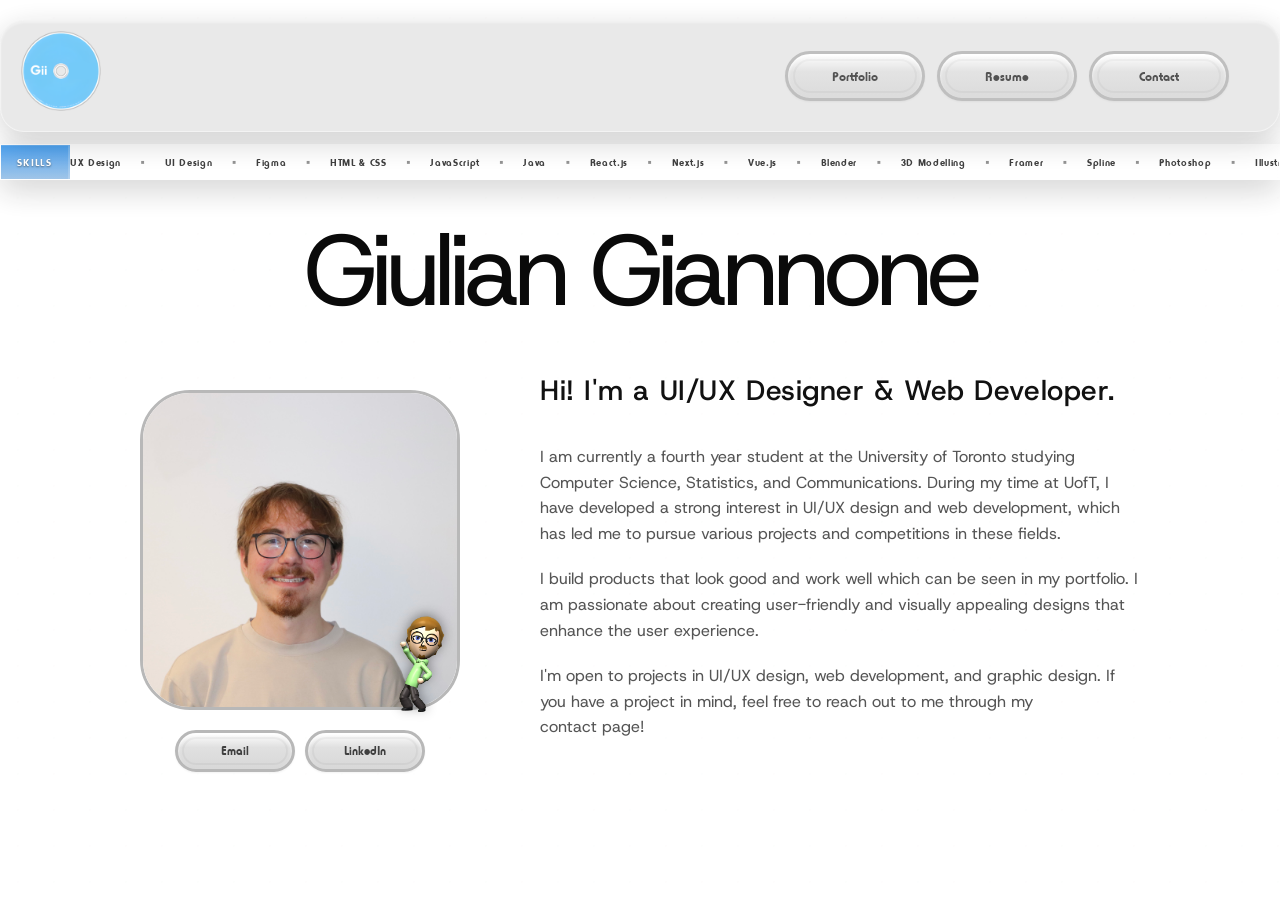
<file: index.html>
<!DOCTYPE html>
<html>
    <head>
        <title>Giulian Giannone Portfolio Website</title>
        <meta charset="UTF-8">
        <meta name="viewport" content="width=device-width, initial-scale=1.0">

        <link rel="stylesheet" href="styles/index.css">

        <link rel="preconnect" href="https://fonts.googleapis.com">
        <link rel="preconnect" href="https://fonts.gstatic.com" crossorigin>

        <link href="https://fonts.googleapis.com/css2?family=Host+Grotesk:ital,wght@0,300..800;1,300..800&family=Manrope:wght@200..800&display=swap" rel="stylesheet">

        <script src="script.js" defer></script>
    </head>
    <body>
        <!-- ==================== NAVBAR ==================== -->
        <header class="navbar">
            <a href="index.html" class="nav-icon">
                <img src="images/test.png" alt="Home">
            </a>
            <nav class="nav-links">
                <a href="portfolio.html">
                    Portfolio
                </a>
                <a href="resume.html">
                    Resume
                </a>
                <a href="contact.html">
                    Contact
                </a>
            </nav>
        </header>
        <!-- ==================== TICKER BANNER ==================== -->
        <div class="wii-ticker-wrap">
            <div class="wii-ticker-label">
                SKILLS
            </div>
            <div class="wii-ticker-track">
                <div class="wii-ticker-inner">
                    <span>UX Design</span>
                    <span class="wii-ticker-dot">■</span>

                    <span>UI Design</span>
                    <span class="wii-ticker-dot">■</span>

                    <span>Figma</span>
                    <span class="wii-ticker-dot">■</span>

                    <span>HTML &amp; CSS</span>
                    <span class="wii-ticker-dot">■</span>

                    <span>JavaScript</span>
                    <span class="wii-ticker-dot">■</span>

                    <span>Java</span>
                    <span class="wii-ticker-dot">■</span>

                    <span>React.js</span>
                    <span class="wii-ticker-dot">■</span>

                    <span>Next.js</span>
                    <span class="wii-ticker-dot">■</span>

                    <span>Vue.js</span>
                    <span class="wii-ticker-dot">■</span>

                    <span>Blender</span>
                    <span class="wii-ticker-dot">■</span>

                    <span>3D Modelling</span>
                    <span class="wii-ticker-dot">■</span>

                    <span>Framer</span>
                    <span class="wii-ticker-dot">■</span>

                    <span>Spline</span>
                    <span class="wii-ticker-dot">■</span>

                    <span>Photoshop</span>
                    <span class="wii-ticker-dot">■</span>

                    <span>Illustrator</span>
                    <span class="wii-ticker-dot">■</span>

                    <span>User Research</span>
                    <span class="wii-ticker-dot">■</span>

                    <span>Wireframing</span>
                    <span class="wii-ticker-dot">■</span>

                    <span>Prototyping</span>
                    <span class="wii-ticker-dot">■</span>


                    <!-- Duplicate for seamless loop -->

                    <span>UX Design</span>
                    <span class="wii-ticker-dot">■</span>

                    <span>UI Design</span>
                    <span class="wii-ticker-dot">■</span>

                    <span>Figma</span>
                    <span class="wii-ticker-dot">■</span>

                    <span>HTML &amp; CSS</span>
                    <span class="wii-ticker-dot">■</span>

                    <span>JavaScript</span>
                    <span class="wii-ticker-dot">■</span>

                    <span>Java</span>
                    <span class="wii-ticker-dot">■</span>

                    <span>React.js</span>
                    <span class="wii-ticker-dot">■</span>

                    <span>Next.js</span>
                    <span class="wii-ticker-dot">■</span>

                    <span>Vue.js</span>
                    <span class="wii-ticker-dot">■</span>

                    <span>Blender</span>
                    <span class="wii-ticker-dot">■</span>

                    <span>3D Modelling</span>
                    <span class="wii-ticker-dot">■</span>

                    <span>Framer</span>
                    <span class="wii-ticker-dot">■</span>

                    <span>Spline</span>
                    <span class="wii-ticker-dot">■</span>

                    <span>Photoshop</span>
                    <span class="wii-ticker-dot">■</span>

                    <span>Illustrator</span>
                    <span class="wii-ticker-dot">■</span>

                    <span>User Research</span>
                    <span class="wii-ticker-dot">■</span>

                    <span>Wireframing</span>
                    <span class="wii-ticker-dot">■</span>

                    <span>Prototyping</span>
                    <span class="wii-ticker-dot">■</span>

                </div>
            </div>
        </div>
        <!-- ==================== BACKGROUND GRID ==================== -->
        <div id="block-grid"></div>
        
        <!-- ==================== HERO ==================== -->
        <main>
            <section class="hero">

                <h1 class="hero-name">
                    Giulian Giannone
                </h1>

                <div class="hero-content">

                    <div class="hero-center">
                    <div class="picture">
                        <a href="contact.html">
                        <img
                            src="images/Profile.JPG"
                            alt="Profile Picture"
                            class="profile-img"
                        >
                        </a>

                        <img
                        src="images/render.png"
                        alt=""
                        class="mii-overlay"
                        >
                    </div>

                    <div class="contact-links">
                        <a
                        href="mailto:giuliangiannone7@gmail.com"
                        class="contact-link"
                        >
                        Email
                        </a>

                        <a
                        href="https://linkedin.com/in/giuliangiannone"
                        target="_blank"
                        rel="noopener noreferrer"
                        class="contact-link"
                        >
                        LinkedIn
                        </a>
                    </div>
                    </div>

                    <div class="hero-bio">
                        <p class="bio-tagline">
                            Hi! I'm a UI/UX Designer &amp; Web Developer.
                        </p>

                        <p class="bio-body">

                            I am currently a fourth year student at the University of Toronto studying Computer Science, Statistics,
                            and Communications. During my time at UofT, I have developed a strong interest in UI/UX design 
                            and web development, which has led me to pursue various projects and competitions in these fields.
                        </p>

                        <p class="bio-body">
                            I build products that look good and work well which can be seen in my portfolio. 
                            I am passionate about creating user-friendly and visually appealing designs that enhance the user experience.
                        </p>

                        <p class="bio-body">
                            I'm open to projects in UI/UX design, web development, and graphic design. 
                            If you have a project in mind, feel free to reach out to me through my <a href="contact.html"><span class = "contact-highlight">contact page!</span></a>
                        </p>
                    </div>

                </div>

                </section>
        </main>    
    </body>
</html>
</file>
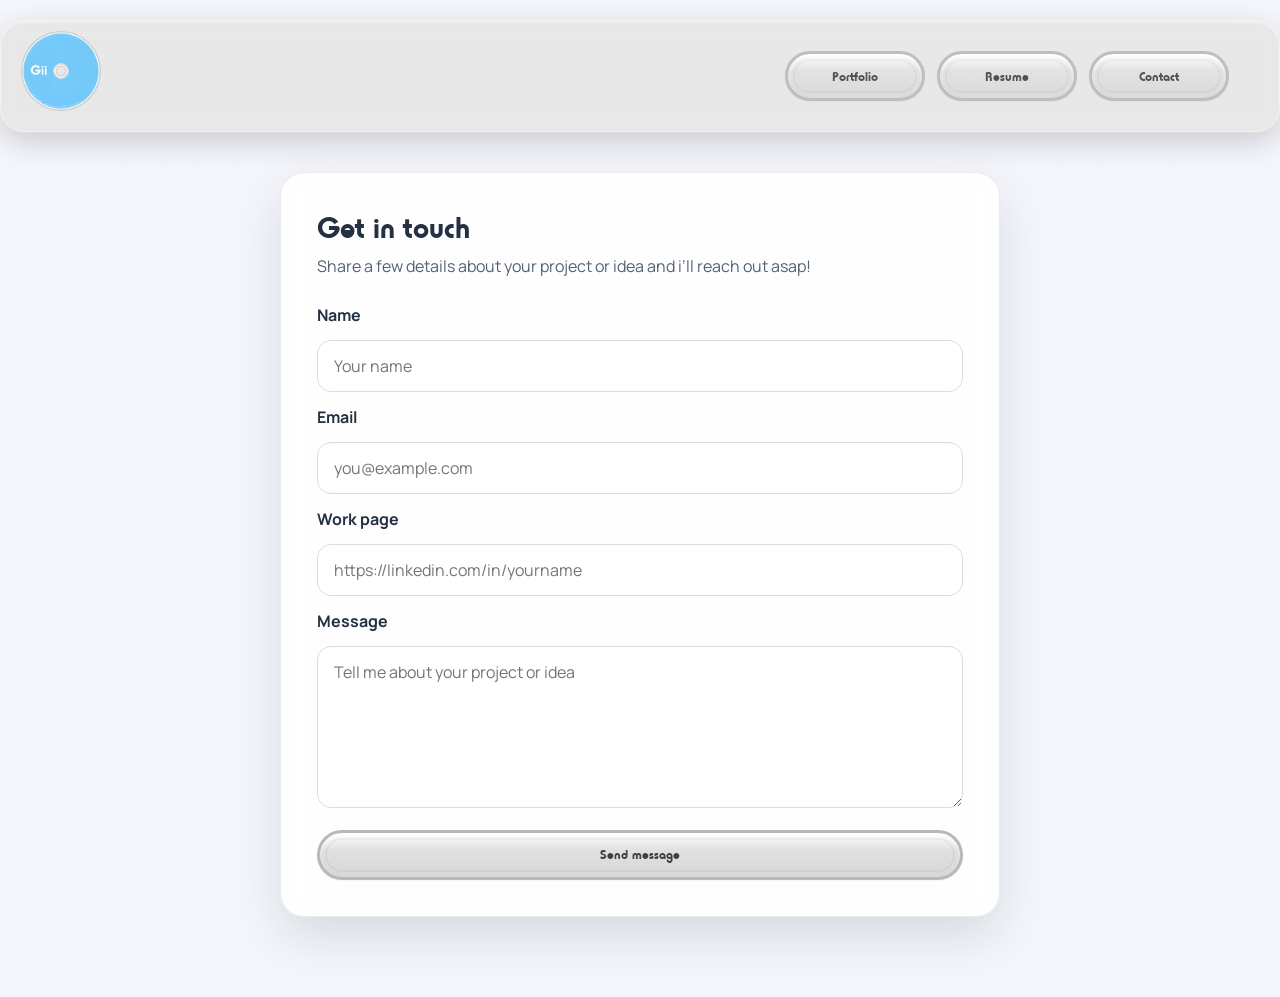
<file: contact.html>
<!DOCTYPE html>
<html>
    <head>
        <title>Giulian Giannone Portfolio Website</title>
        <meta charset="UTF-8">
        <meta name="viewport" content="width=device-width, initial-scale=1.0">
        <link rel="stylesheet" href="styles/contact.css">
        <link rel="preconnect" href="https://fonts.googleapis.com">
        <link rel="preconnect" href="https://fonts.gstatic.com" crossorigin>
        <link href="https://fonts.googleapis.com/css2?family=Host+Grotesk:ital,wght@0,300..800;1,300..800&family=Manrope:wght@200..800&display=swap" rel="stylesheet">
        <script src="script.js" defer></script>
    </head>
    <body>
        <header class="navbar">
            <a href="index.html" class="nav-icon">
                <img src="images/test.png" alt="Home">
            </a>
            <nav class="nav-links">
                <a href="portfolio.html">Portfolio</a>
                <a href="resume.html">Resume</a>
                <a href="contact.html">Contact</a>
            </nav>
        </header>
        <div id="block-grid"></div>

        <main class="container">
            <section class="contact-card">
                <div class="contact-intro">
                    <h1>Get in touch</h1>
                    <p>Share a few details about your project or idea and i’ll reach out asap!</p>
                </div>

                <form class="contact-form">
                    <label for="name">Name</label>
                    <input id="name" name="name" type="text" placeholder="Your name" required>

                    <label for="email">Email</label>
                    <input id="email" name="email" type="email" placeholder="you@example.com" required>

                    <label for="website">Work page</label>
                    <input id="website" name="website" type="url" placeholder="https://linkedin.com/in/yourname">

                    <label for="message">Message</label>
                    <textarea id="message" name="message" rows="6" placeholder="Tell me about your project or idea" required></textarea>

                    <button type="submit">Send message</button>
                </form>
            </section>
        </main>
    </body>
</html>
</file>
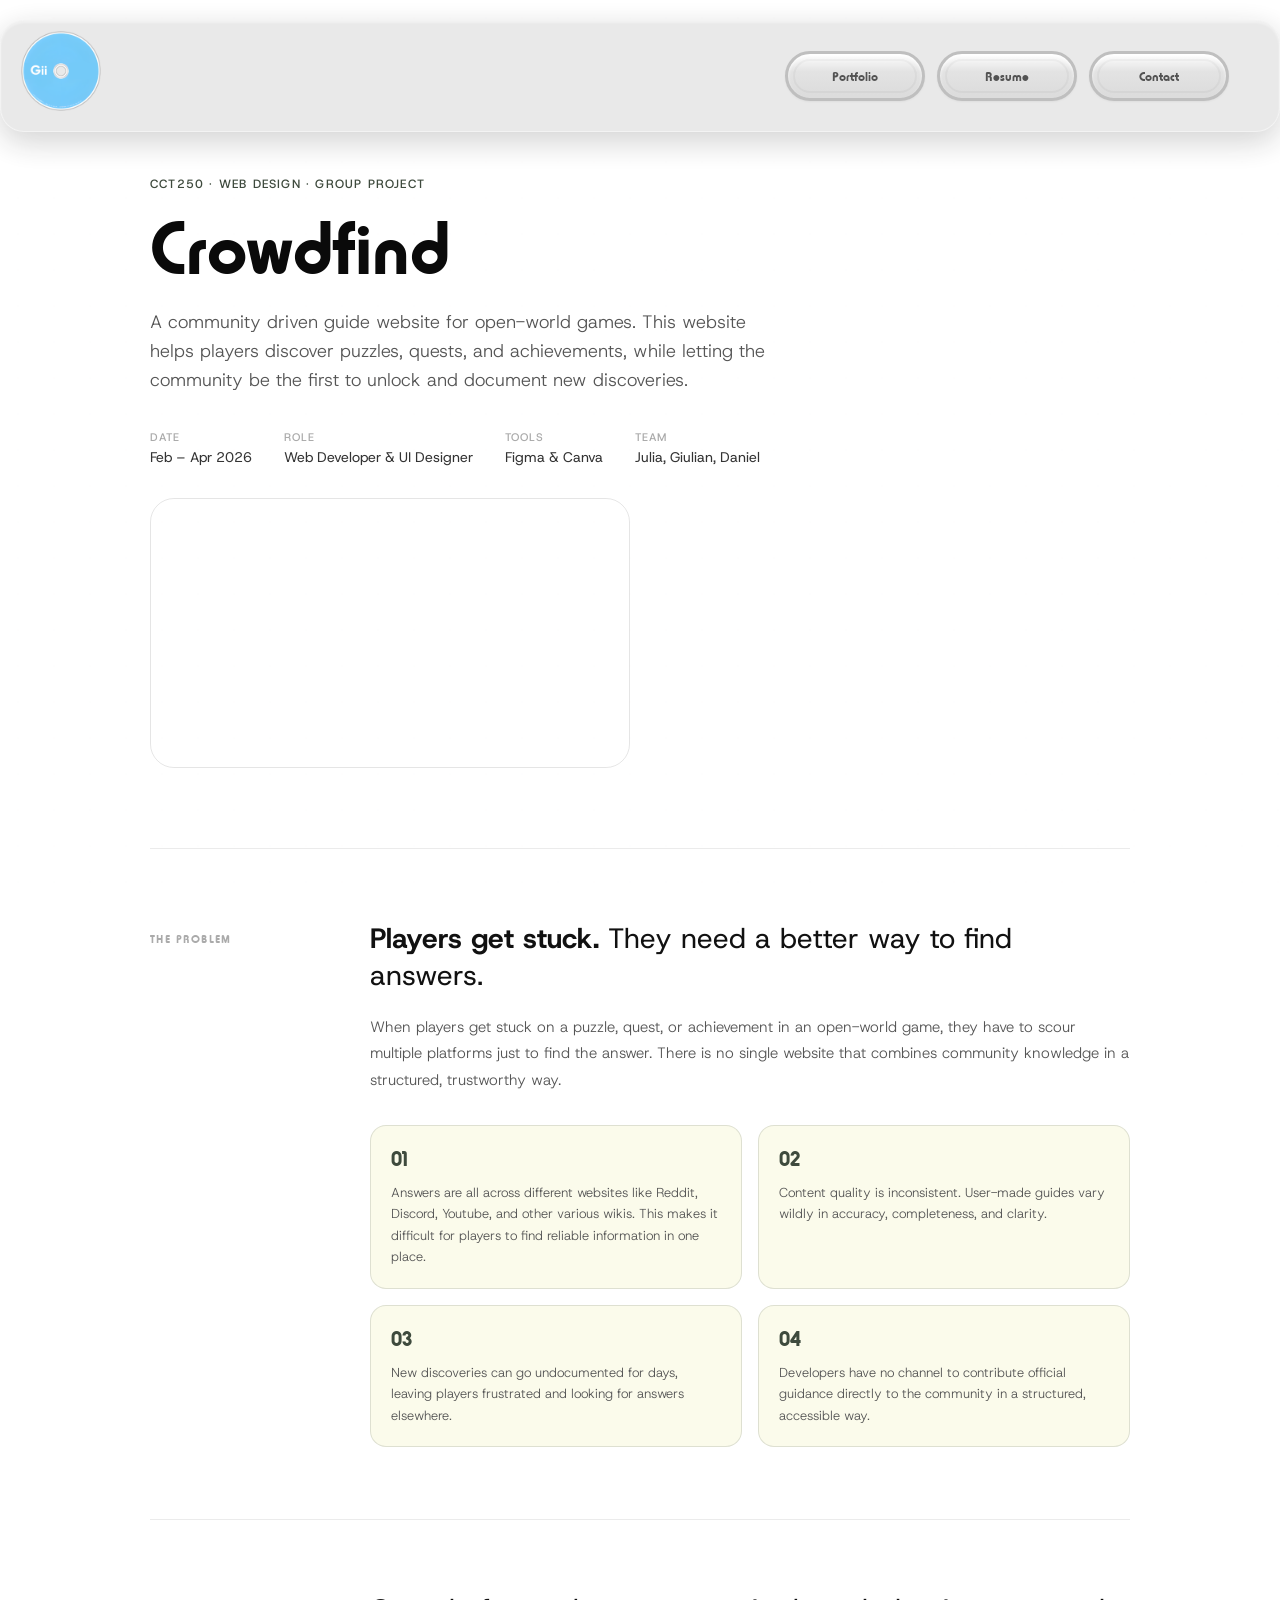
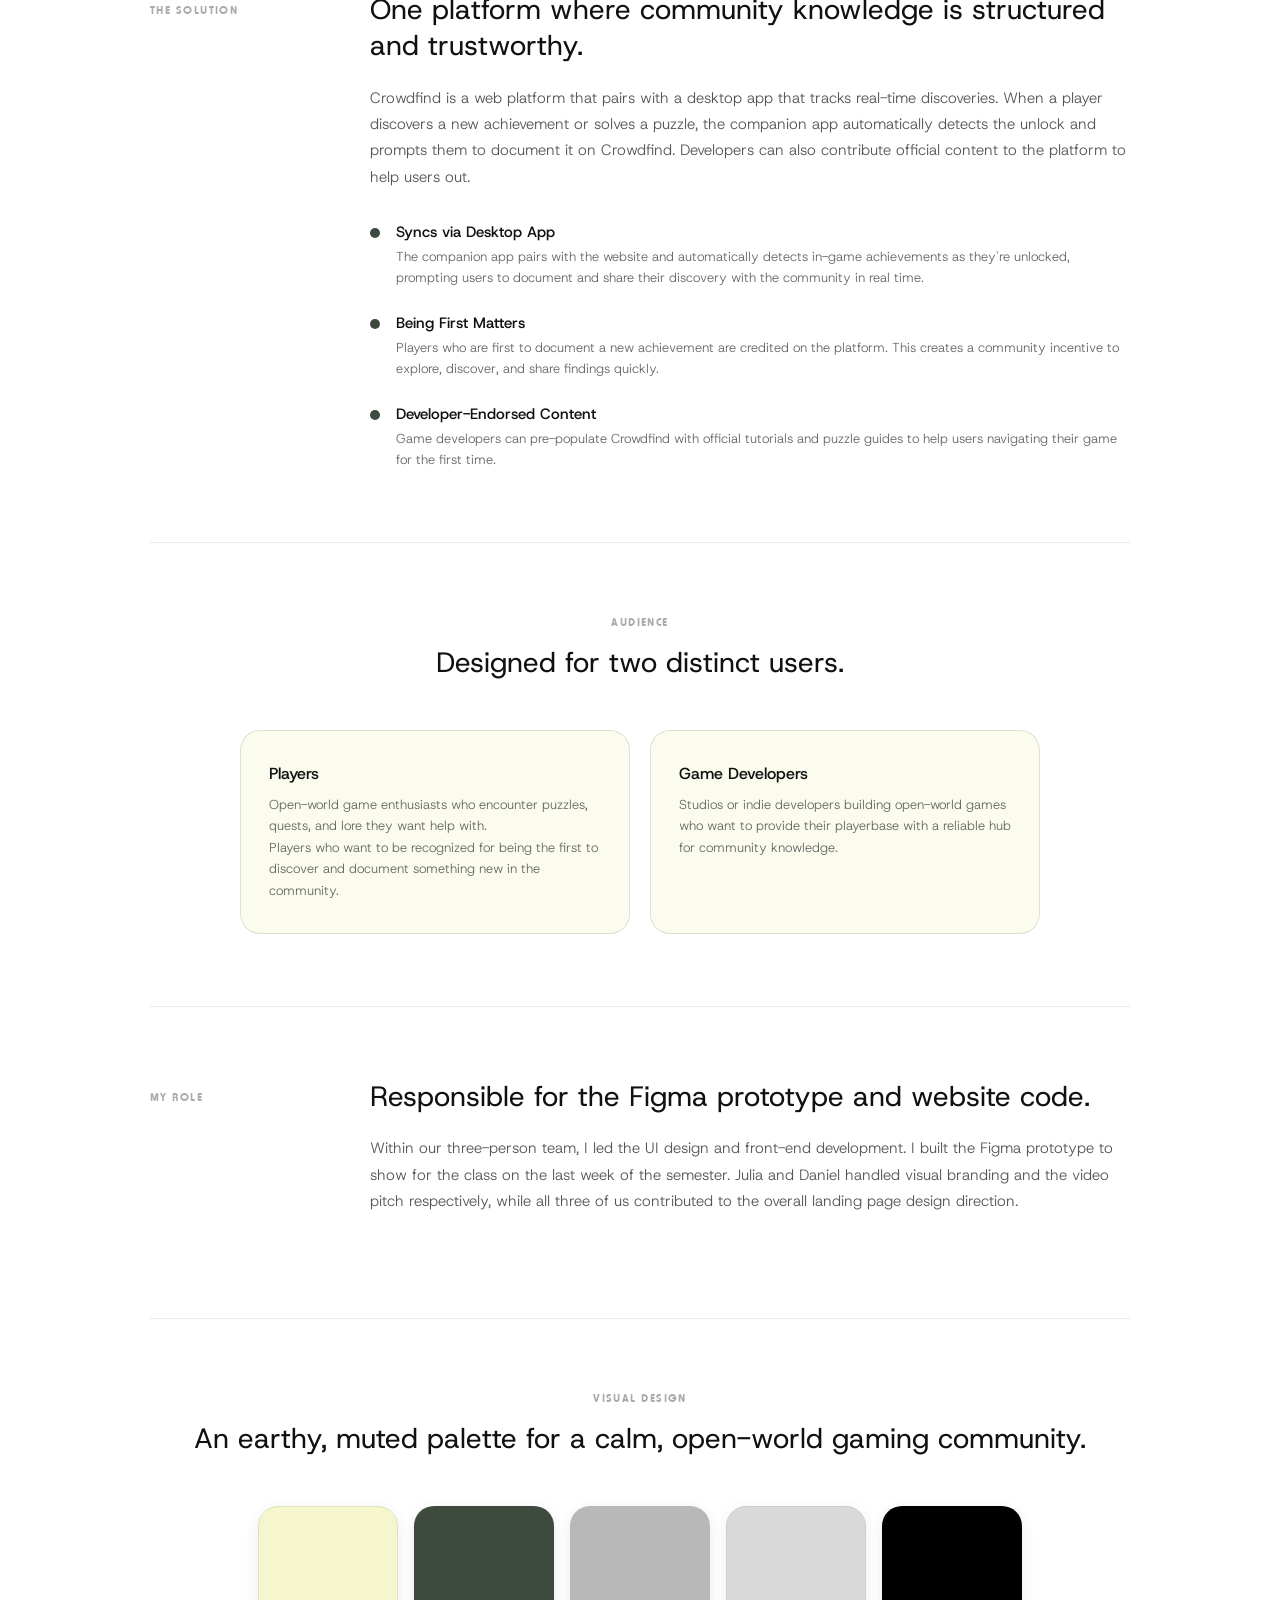
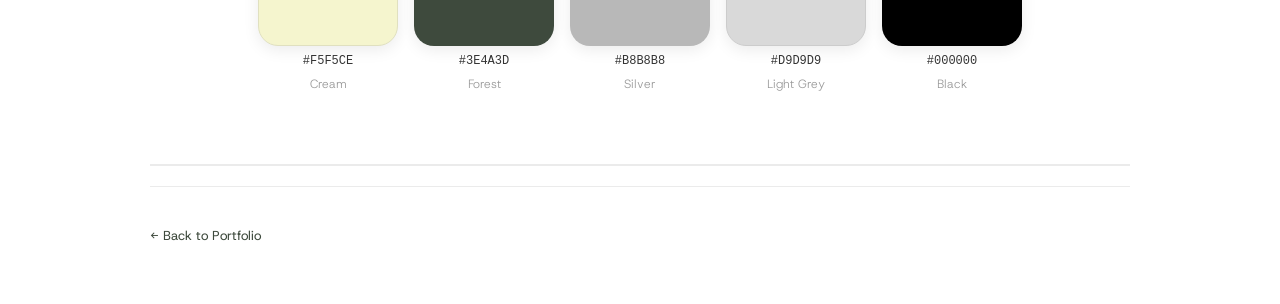
<file: crowdfind.html>
<!DOCTYPE html>
<html lang="en">
<head>
  <meta charset="UTF-8">
  <meta name="viewport" content="width=device-width, initial-scale=1.0">
  <title>Crowdfind — Giulian Giannone</title>
  <link rel="preconnect" href="https://fonts.googleapis.com">
  <link rel="preconnect" href="https://fonts.gstatic.com" crossorigin>
  <link href="https://fonts.googleapis.com/css2?family=Host+Grotesk:ital,wght@0,300..800;1,300..800&family=Manrope:wght@200..800&display=swap" rel="stylesheet">
  <link rel="stylesheet" href="styles/crowdfind.css">
  <script src="script.js" defer></script>
</head>
<body>

  <header class="navbar">
    <a href="index.html" class="nav-icon">
      <img src="images/test.png" alt="Home">
    </a>
    <nav class="nav-links">
      <a href="portfolio.html">Portfolio</a>
      <a href="resume.html">Resume</a>
      <a href="contact.html">Contact</a>
    </nav>
  </header>

  <div id="block-grid"></div>

  <main>

    <!-- HERO -->
    <section class="cs-hero">
      <div class="cs-hero-text">
        <span class="cs-eyebrow">CCT250 · Web Design · Group Project</span>
        <h1 class="cs-title">Crowdfind</h1>
        <p class="cs-subtitle">A community driven guide website for open-world games. This website helps players discover puzzles, quests, and achievements, while letting the community be the first to unlock and document new discoveries.</p>
        <div class="cs-meta-row">
          <div class="cs-meta-item">
            <span class="cs-meta-label">Date</span>
            <span class="cs-meta-value">Feb – Apr 2026</span>
          </div>
          <div class="cs-meta-item">
            <span class="cs-meta-label">Role</span>
            <span class="cs-meta-value">Web Developer & UI Designer</span>
          </div>
          <div class="cs-meta-item">
            <span class="cs-meta-label">Tools</span>
            <span class="cs-meta-value">Figma & Canva</span>
          </div>
          <div class="cs-meta-item">
            <span class="cs-meta-label">Team</span>
            <span class="cs-meta-value">Julia, Giulian, Daniel</span>
          </div>
          <div class="cs-hero-image">
            <iframe style="border: 1px solid rgba(0, 0, 0, 0.1);" width="1000" height="450" src="https://embed.figma.com/proto/hpgwgataYgF7eQEVtlCHSV/CCT250-Crowdfind-Website?node-id=9-3&scaling=scale-down&content-scaling=fixed&page-id=0%3A1&starting-point-node-id=9%3A3&show-proto-sidebar=1&embed-host=share" allowfullscreen></iframe>
          </div>
        </div>
      </div>
    </section>

    <div class="cs-divider"></div>

    <!-- THE PROBLEM -->
    <section class="cs-section cs-two-col">
      <div class="cs-section-label-col">
        <span class="cs-section-label">The Problem</span>
      </div>
      <div class="cs-section-content">
        <h2 class="cs-heading"><strong>Players get stuck.</strong> They need a better way to find answers.</h2>
        <p class="cs-body">When players get stuck on a puzzle, quest, or achievement in an open-world game, they have to scour multiple platforms just to find the answer. There is no single website that combines community knowledge in a structured, trustworthy way.</p>
        <div class="cs-problem-grid">
          <div class="cs-problem-card">
            <span class="cs-problem-num">01</span>
            <p>Answers are all across different websites like Reddit, Discord, Youtube, and other various wikis. This makes it difficult for players to find reliable information in one place.</p>
          </div>
          <div class="cs-problem-card">
            <span class="cs-problem-num">02</span>
            <p>Content quality is inconsistent. User-made guides vary wildly in accuracy, completeness, and clarity.</p>
          </div>
          <div class="cs-problem-card">
            <span class="cs-problem-num">03</span>
            <p>New discoveries can go undocumented for days, leaving players frustrated and looking for answers elsewhere.</p>
          </div>
          <div class="cs-problem-card">
            <span class="cs-problem-num">04</span>
            <p>Developers have no channel to contribute official guidance directly to the community in a structured, accessible way.</p>
          </div>
        </div>
      </div>
    </section>

    <div class="cs-divider"></div>

    <!-- THE SOLUTION -->
    <section class="cs-section cs-two-col">
      <div class="cs-section-label-col">
        <span class="cs-section-label">The Solution</span>
      </div>
      <div class="cs-section-content">
        <h2 class="cs-heading">One platform where community knowledge is structured and trustworthy.</h2>
        <p class="cs-body">Crowdfind is a web platform that pairs with a desktop app that tracks real-time discoveries. When a player discovers a new achievement or solves a puzzle, the companion app automatically detects the unlock and prompts them to document it on Crowdfind. Developers can also contribute official content to the platform to help users out.</p>
        <div class="cs-feature-list">
          <div class="cs-feature-item">
            <span class="cs-feature-dot"></span>
            <div>
              <h3>Syncs via Desktop App</h3>
              <p>The companion app pairs with the website and automatically detects in-game achievements as they're unlocked, prompting users to document and share their discovery with the community in real time.</p>
            </div>
          </div>
          <div class="cs-feature-item">
            <span class="cs-feature-dot"></span>
            <div>
              <h3>Being First Matters</h3>
              <p>Players who are first to document a new achievement are credited on the platform. This creates a community incentive to explore, discover, and share findings quickly.</p>
            </div>
          </div>
          <div class="cs-feature-item">
            <span class="cs-feature-dot"></span>
            <div>
              <h3>Developer-Endorsed Content</h3>
              <p>Game developers can pre-populate Crowdfind with official tutorials and puzzle guides to help users navigating their game for the first time.</p>
            </div>
          </div>
        </div>
      </div>
    </section>

    <div class="cs-divider"></div>

    <!-- AUDIENCE -->
    <section class="cs-section">
      <div class="cs-section-label-centered">
        <span class="cs-section-label">Audience</span>
        <h2 class="cs-heading-center">Designed for two distinct users.</h2>
      </div>
      <div class="cs-audience-grid">
        <div class="cs-audience-card">
          <h3>Players</h3>
          <p>Open-world game enthusiasts who encounter puzzles, quests, and lore they want help with.</p>
          <p>Players who want to be recognized for being the first to discover and document something new in the community.</p>
        </div>
        <div class="cs-audience-card">
          <h3>Game Developers</h3>
          <p>Studios or indie developers building open-world games who want to provide their playerbase with a reliable hub for community knowledge.</p>
        </div>
      </div>
    </section>

    <div class="cs-divider"></div>

    <!-- MY ROLE -->
    <section class="cs-section cs-two-col">
      <div class="cs-section-label-col">
        <span class="cs-section-label">My Role</span>
      </div>
      <div class="cs-section-content">
        <h2 class="cs-heading">Responsible for the Figma prototype and website code.</h2>
        <p class="cs-body">Within our three-person team, I led the UI design and front-end development. I built the Figma prototype to show for the class on the last week of the semester. Julia and Daniel handled visual branding and the video pitch respectively, while all three of us contributed to the overall landing page design direction.</p>
      </div>
    </section>

    <div class="cs-divider"></div>

    <!-- COLOR PALETTE -->
    <section class="cs-section">
      <div class="cs-section-label-centered">
        <span class="cs-section-label">Visual Design</span>
        <h2 class="cs-heading-center">An earthy, muted palette for a calm, open-world gaming community.</h2>
      </div>
      <div class="cs-palette-row">
        <div class="cs-swatch">
          <div class="cs-swatch-block" style="background:#F5F5CE; border: 1px solid #e0e0c0;"></div>
          <span class="cs-swatch-hex">#F5F5CE</span>
          <span class="cs-swatch-name">Cream</span>
        </div>
        <div class="cs-swatch">
          <div class="cs-swatch-block" style="background:#3E4A3D;"></div>
          <span class="cs-swatch-hex">#3E4A3D</span>
          <span class="cs-swatch-name">Forest</span>
        </div>
        <div class="cs-swatch">
          <div class="cs-swatch-block" style="background:#B8B8B8;"></div>
          <span class="cs-swatch-hex">#B8B8B8</span>
          <span class="cs-swatch-name">Silver</span>
        </div>
        <div class="cs-swatch">
          <div class="cs-swatch-block" style="background:#D9D9D9; border: 1px solid #ccc;"></div>
          <span class="cs-swatch-hex">#D9D9D9</span>
          <span class="cs-swatch-name">Light Grey</span>
        </div>
        <div class="cs-swatch">
          <div class="cs-swatch-block" style="background:#000000;"></div>
          <span class="cs-swatch-hex">#000000</span>
          <span class="cs-swatch-name">Black</span>
        </div>
      </div>
    </section>

    <div class="cs-divider"></div>


    <div class="cs-divider"></div>

    <!-- FOOTER -->
    <footer class="cs-footer">
      <a href="portfolio.html" class="cs-back-link">← Back to Portfolio</a>
    </footer>

  </main>


</body>
</html>
</file>
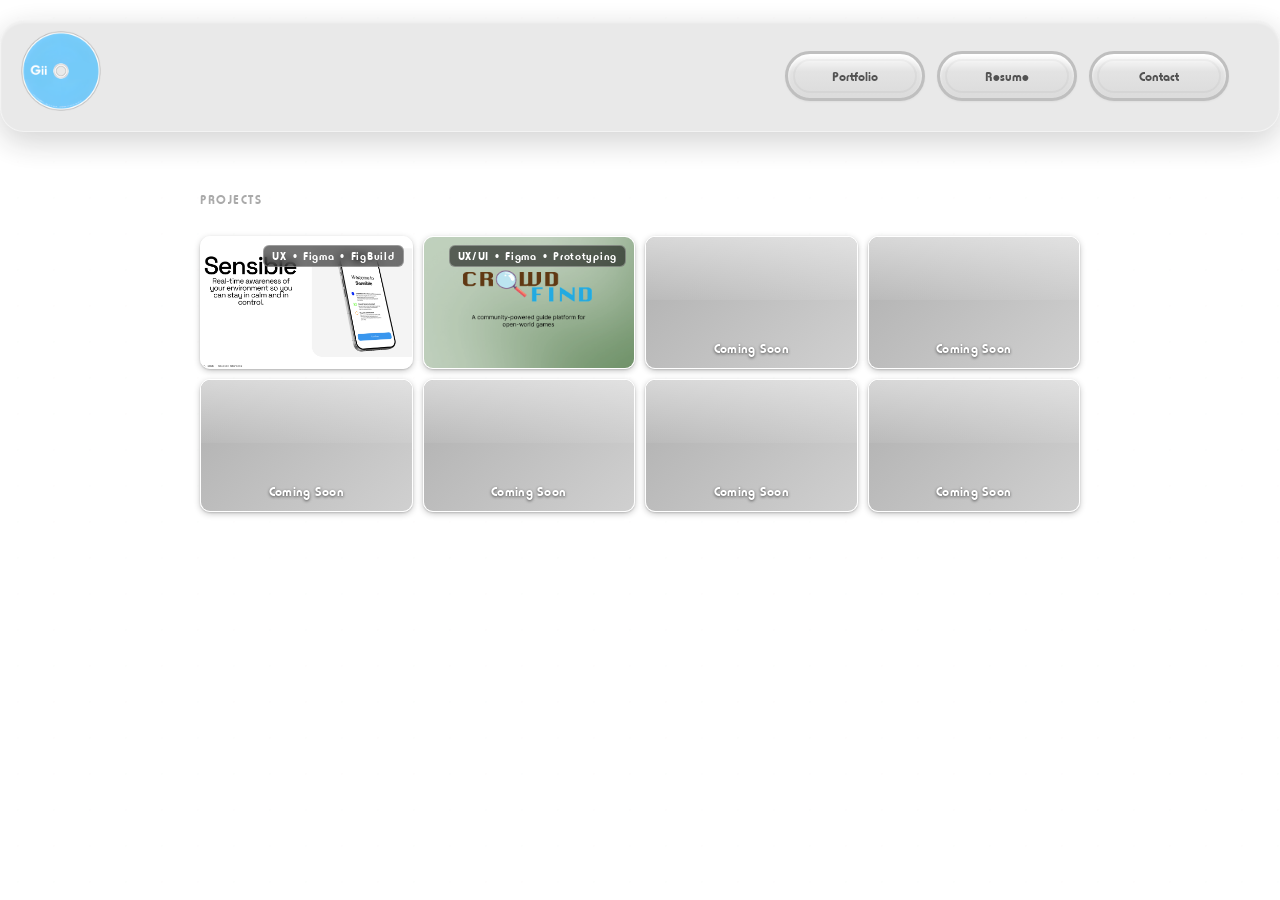
<file: portfolio.html>
<!DOCTYPE html>
<html>
    <head>
        <title>Giulian Giannone Portfolio Website</title>
        <meta charset="UTF-8">
        <meta name="viewport" content="width=device-width, initial-scale=1.0">
        <link rel="stylesheet" href="styles/portfolio.css">
        <link rel="preconnect" href="https://fonts.googleapis.com">
        <link rel="preconnect" href="https://fonts.gstatic.com" crossorigin>
        <link href="https://fonts.googleapis.com/css2?family=Host+Grotesk:ital,wght@0,300..800;1,300..800&family=Manrope:wght@200..800&display=swap" rel="stylesheet">
        <script src="script.js" defer></script>
    </head>
    <body>
        <header class="navbar">
            <a href="index.html" class="nav-icon">
                <img src="images/test.png" alt="Home">
            </a>
            <nav class="nav-links">
                <a href="portfolio.html">Portfolio</a>
                <a href="resume.html">Resume</a>
                <a href="contact.html">Contact</a>
            </nav>
        </header>
        <div id="block-grid"></div>

        <section class="portfolio-section">
            <h2 class="portfolio-heading">Projects</h2>
            <div class="wii-channel-grid">

                <a href="sensible.html" class="wii-channel">
                    <div class="wii-channel-gloss"></div>
                    <div class="wii-channel-inner">
                        <img class="wii-channel-img" src="images/Sensible.png" alt="Sensible">
                    </div>
                    <span class="wii-channel-badge">UX • Figma • FigBuild</span>
                </a>

                <a href="crowdfind.html" class="wii-channel">
                    <div class="wii-channel-gloss"></div>
                    <div class="wii-channel-inner">
                        <img class="wii-channel-img" src="images/crowdfind.png" alt="Crowdfind">
                    </div>
                    <span class="wii-channel-badge">UX/UI • Figma • Prototyping</span>
                </a>

                <div class="wii-channel wii-channel--empty">
                    <div class="wii-channel-bg" style="background: linear-gradient(135deg, #b0b0b0 0%, #d0d0d0 100%);"></div>
                    <div class="wii-channel-gloss"></div>
                    <div class="wii-channel-inner">
                        <span class="wii-channel-label wii-channel-label--muted">Coming Soon</span>
                    </div>
                </div>

                <div class="wii-channel wii-channel--empty">
                    <div class="wii-channel-bg" style="background: linear-gradient(135deg, #b0b0b0 0%, #d0d0d0 100%);"></div>
                    <div class="wii-channel-gloss"></div>
                    <div class="wii-channel-inner">
                        <span class="wii-channel-label wii-channel-label--muted">Coming Soon</span>
                    </div>
                </div>

                <div class="wii-channel wii-channel--empty">
                    <div class="wii-channel-bg" style="background: linear-gradient(135deg, #b0b0b0 0%, #d0d0d0 100%);"></div>
                    <div class="wii-channel-gloss"></div>
                    <div class="wii-channel-inner">
                        <span class="wii-channel-label wii-channel-label--muted">Coming Soon</span>
                    </div>
                </div>

                <div class="wii-channel wii-channel--empty">
                    <div class="wii-channel-bg" style="background: linear-gradient(135deg, #b0b0b0 0%, #d0d0d0 100%);"></div>
                    <div class="wii-channel-gloss"></div>
                    <div class="wii-channel-inner">
                        <span class="wii-channel-label wii-channel-label--muted">Coming Soon</span>
                    </div>
                </div>

                <div class="wii-channel wii-channel--empty">
                    <div class="wii-channel-bg" style="background: linear-gradient(135deg, #b0b0b0 0%, #d0d0d0 100%);"></div>
                    <div class="wii-channel-gloss"></div>
                    <div class="wii-channel-inner">
                        <span class="wii-channel-label wii-channel-label--muted">Coming Soon</span>
                    </div>
                </div>

                <div class="wii-channel wii-channel--empty">
                    <div class="wii-channel-bg" style="background: linear-gradient(135deg, #b0b0b0 0%, #d0d0d0 100%);"></div>
                    <div class="wii-channel-gloss"></div>
                    <div class="wii-channel-inner">
                        <span class="wii-channel-label wii-channel-label--muted">Coming Soon</span>
                    </div>
                </div>

            </div>
        </section>
    </body>
</html>
</file>
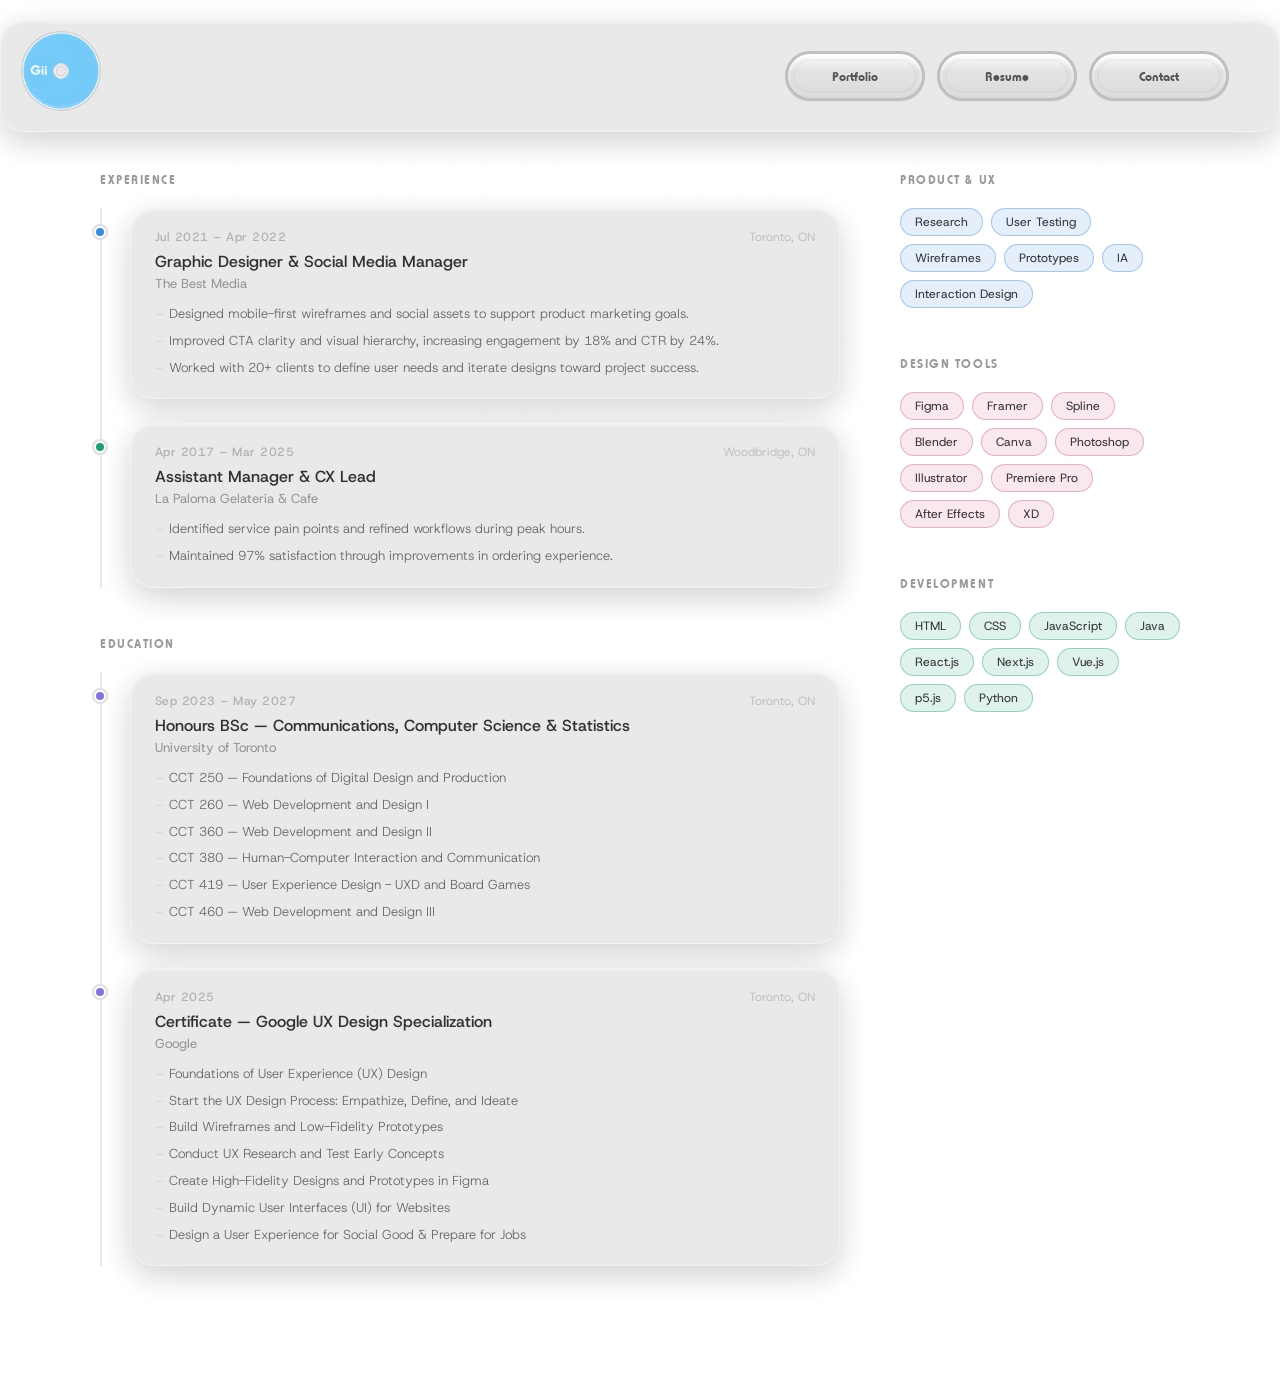
<file: resume.html>
<!DOCTYPE html>
<html>
    <head>
        <title>Giulian Giannone Portfolio Website</title>
        <meta charset="UTF-8">
        <meta name="viewport" content="width=device-width, initial-scale=1.0">
        <link rel="stylesheet" href="styles/resume.css">
        <link rel="preconnect" href="https://fonts.googleapis.com">
        <link rel="preconnect" href="https://fonts.gstatic.com" crossorigin>
        <link href="https://fonts.googleapis.com/css2?family=Host+Grotesk:ital,wght@0,300..800;1,300..800&family=Manrope:wght@200..800&display=swap" rel="stylesheet">
        <script src="script.js" defer></script>
    </head>
    <body>
        <header class="navbar">
            <a href="index.html" class="nav-icon">
                <img src="images/test.png" alt="Home">
            </a>
            <nav class="nav-links">
                <a href="portfolio.html">Portfolio</a>
                <a href="resume.html">Resume</a>
                <a href="contact.html">Contact</a>
            </nav>
        </header>
        <div id="block-grid"></div>
    <main class="resume-layout">
 
    <!-- LEFT: TIMELINE -->
    <section class="timeline-section">
 
      <h2 class="section-label">Experience</h2>
 
      <div class="timeline">
 
        <div class="timeline-item reveal">
          <div class="timeline-node" style="background:#378ADD"></div>
          <div class="timeline-card">
            <div class="timeline-header">
              <span class="timeline-date">Jul 2021 – Apr 2022</span>
              <span class="timeline-location">Toronto, ON</span>
            </div>
            <h3 class="timeline-role">Graphic Designer &amp; Social Media Manager</h3>
            <p class="timeline-org">The Best Media</p>
            <ul class="timeline-bullets">
              <li>Designed mobile-first wireframes and social assets to support product marketing goals.</li>
              <li>Improved CTA clarity and visual hierarchy, increasing engagement by 18% and CTR by 24%.</li>
              <li>Worked with 20+ clients to define user needs and iterate designs toward project success.</li>
            </ul>
          </div>
        </div>
 
        <div class="timeline-item reveal">
          <div class="timeline-node" style="background:#1D9E75"></div>
          <div class="timeline-card">
            <div class="timeline-header">
              <span class="timeline-date">Apr 2017 – Mar 2025</span>
              <span class="timeline-location">Woodbridge, ON</span>
            </div>
            <h3 class="timeline-role">Assistant Manager &amp; CX Lead</h3>
            <p class="timeline-org">La Paloma Gelateria &amp; Cafe</p>
            <ul class="timeline-bullets">
              <li>Identified service pain points and refined workflows during peak hours.</li>
              <li>Maintained 97% satisfaction through improvements in ordering experience.</li>
            </ul>
          </div>
        </div>
 
      </div>
 
      <h2 class="section-label">Education</h2>
 
      <div class="timeline">
 
        <div class="timeline-item reveal">
          <div class="timeline-node" style="background:#7F77DD"></div>
          <div class="timeline-card">
            <div class="timeline-header">
              <span class="timeline-date">Sep 2023 – May 2027</span>
              <span class="timeline-location">Toronto, ON</span>
            </div>
            <h3 class="timeline-role">Honours BSc — Communications, Computer Science &amp; Statistics</h3>
            <p class="timeline-org">University of Toronto</p>
            <ul class="timeline-bullets">
              <li>CCT 250 — Foundations of Digital Design and Production</li>
              <li>CCT 260 — Web Development and Design I</li>
              <li>CCT 360 — Web Development and Design II</li>
              <li>CCT 380 — Human-Computer Interaction and Communication</li>
              <li>CCT 419 — User Experience Design - UXD and Board Games</li>
              <li>CCT 460 — Web Development and Design III</li>
            </ul>
          </div>
        </div>

        <div class ="timeline-item reveal">
          <div class="timeline-node" style="background:#7F77DD"></div>
          <div class="timeline-card">
            <div class="timeline-header">
              <span class="timeline-date">Apr 2025</span>
              <span class="timeline-location">Toronto, ON</span>
            </div>
            <h3 class="timeline-role">Certificate — Google UX Design Specialization</h3>
            <p class="timeline-org">Google</p>
            <ul class="timeline-bullets">
              <li>Foundations of User Experience (UX) Design</li>
              <li>Start the UX Design Process: Empathize, Define, and Ideate</li>
              <li>Build Wireframes and Low-Fidelity Prototypes</li>
              <li>Conduct UX Research and Test Early Concepts</li>
              <li>Create High-Fidelity Designs and Prototypes in Figma</li>
              <li>Build Dynamic User Interfaces (UI) for Websites</li>
              <li>Design a User Experience for Social Good & Prepare for Jobs</li>
            </ul>
          </div>
 
      </div>
 
    
 
    </section>
 
    <!-- RIGHT: SKILLS -->
    <aside class="skills-section">
 
      <h2 class="section-label">Product &amp; UX</h2>
      <div class="skill-group">
        <span class="skill-pill" style="--pill-color:#378ADD22; --pill-border:#378ADD66">Research</span>
        <span class="skill-pill" style="--pill-color:#378ADD22; --pill-border:#378ADD66">User Testing</span>
        <span class="skill-pill" style="--pill-color:#378ADD22; --pill-border:#378ADD66">Wireframes</span>
        <span class="skill-pill" style="--pill-color:#378ADD22; --pill-border:#378ADD66">Prototypes</span>
        <span class="skill-pill" style="--pill-color:#378ADD22; --pill-border:#378ADD66">IA</span>
        <span class="skill-pill" style="--pill-color:#378ADD22; --pill-border:#378ADD66">Interaction Design</span>
      </div>
 
      <h2 class="section-label">Design Tools</h2>
      <div class="skill-group">
        <span class="skill-pill" style="--pill-color:#D4537E22; --pill-border:#D4537E66">Figma</span>
        <span class="skill-pill" style="--pill-color:#D4537E22; --pill-border:#D4537E66">Framer</span>
        <span class="skill-pill" style="--pill-color:#D4537E22; --pill-border:#D4537E66">Spline</span>
        <span class="skill-pill" style="--pill-color:#D4537E22; --pill-border:#D4537E66">Blender</span>
        <span class="skill-pill" style="--pill-color:#D4537E22; --pill-border:#D4537E66">Canva</span>
        <span class="skill-pill" style="--pill-color:#D4537E22; --pill-border:#D4537E66">Photoshop</span>
        <span class="skill-pill" style="--pill-color:#D4537E22; --pill-border:#D4537E66">Illustrator</span>
        <span class="skill-pill" style="--pill-color:#D4537E22; --pill-border:#D4537E66">Premiere Pro</span>
        <span class="skill-pill" style="--pill-color:#D4537E22; --pill-border:#D4537E66">After Effects</span>
        <span class="skill-pill" style="--pill-color:#D4537E22; --pill-border:#D4537E66">XD</span>
      </div>
 
      <h2 class="section-label">Development</h2>
      <div class="skill-group">
        <span class="skill-pill" style="--pill-color:#1D9E7522; --pill-border:#1D9E7566">HTML</span>
        <span class="skill-pill" style="--pill-color:#1D9E7522; --pill-border:#1D9E7566">CSS</span>
        <span class="skill-pill" style="--pill-color:#1D9E7522; --pill-border:#1D9E7566">JavaScript</span>
        <span class="skill-pill" style="--pill-color:#1D9E7522; --pill-border:#1D9E7566">Java</span>
        <span class="skill-pill" style="--pill-color:#1D9E7522; --pill-border:#1D9E7566">React.js</span>
        <span class="skill-pill" style="--pill-color:#1D9E7522; --pill-border:#1D9E7566">Next.js</span>
        <span class="skill-pill" style="--pill-color:#1D9E7522; --pill-border:#1D9E7566">Vue.js</span>
        <span class="skill-pill" style="--pill-color:#1D9E7522; --pill-border:#1D9E7566">p5.js</span>
        <span class="skill-pill" style="--pill-color:#1D9E7522; --pill-border:#1D9E7566">Python</span>
      </div>
 
    </aside>
 
  </main>
 
  <script>
    // scroll-reveal
    const observer = new IntersectionObserver((entries) => {
      entries.forEach(e => {
        if (e.isIntersecting) {
          e.target.classList.add('visible');
          observer.unobserve(e.target);
        }
      });
    }, { threshold: 0.15 });
 
    document.querySelectorAll('.reveal').forEach(el => observer.observe(el));
  </script>
 
</body>
</html>
</file>
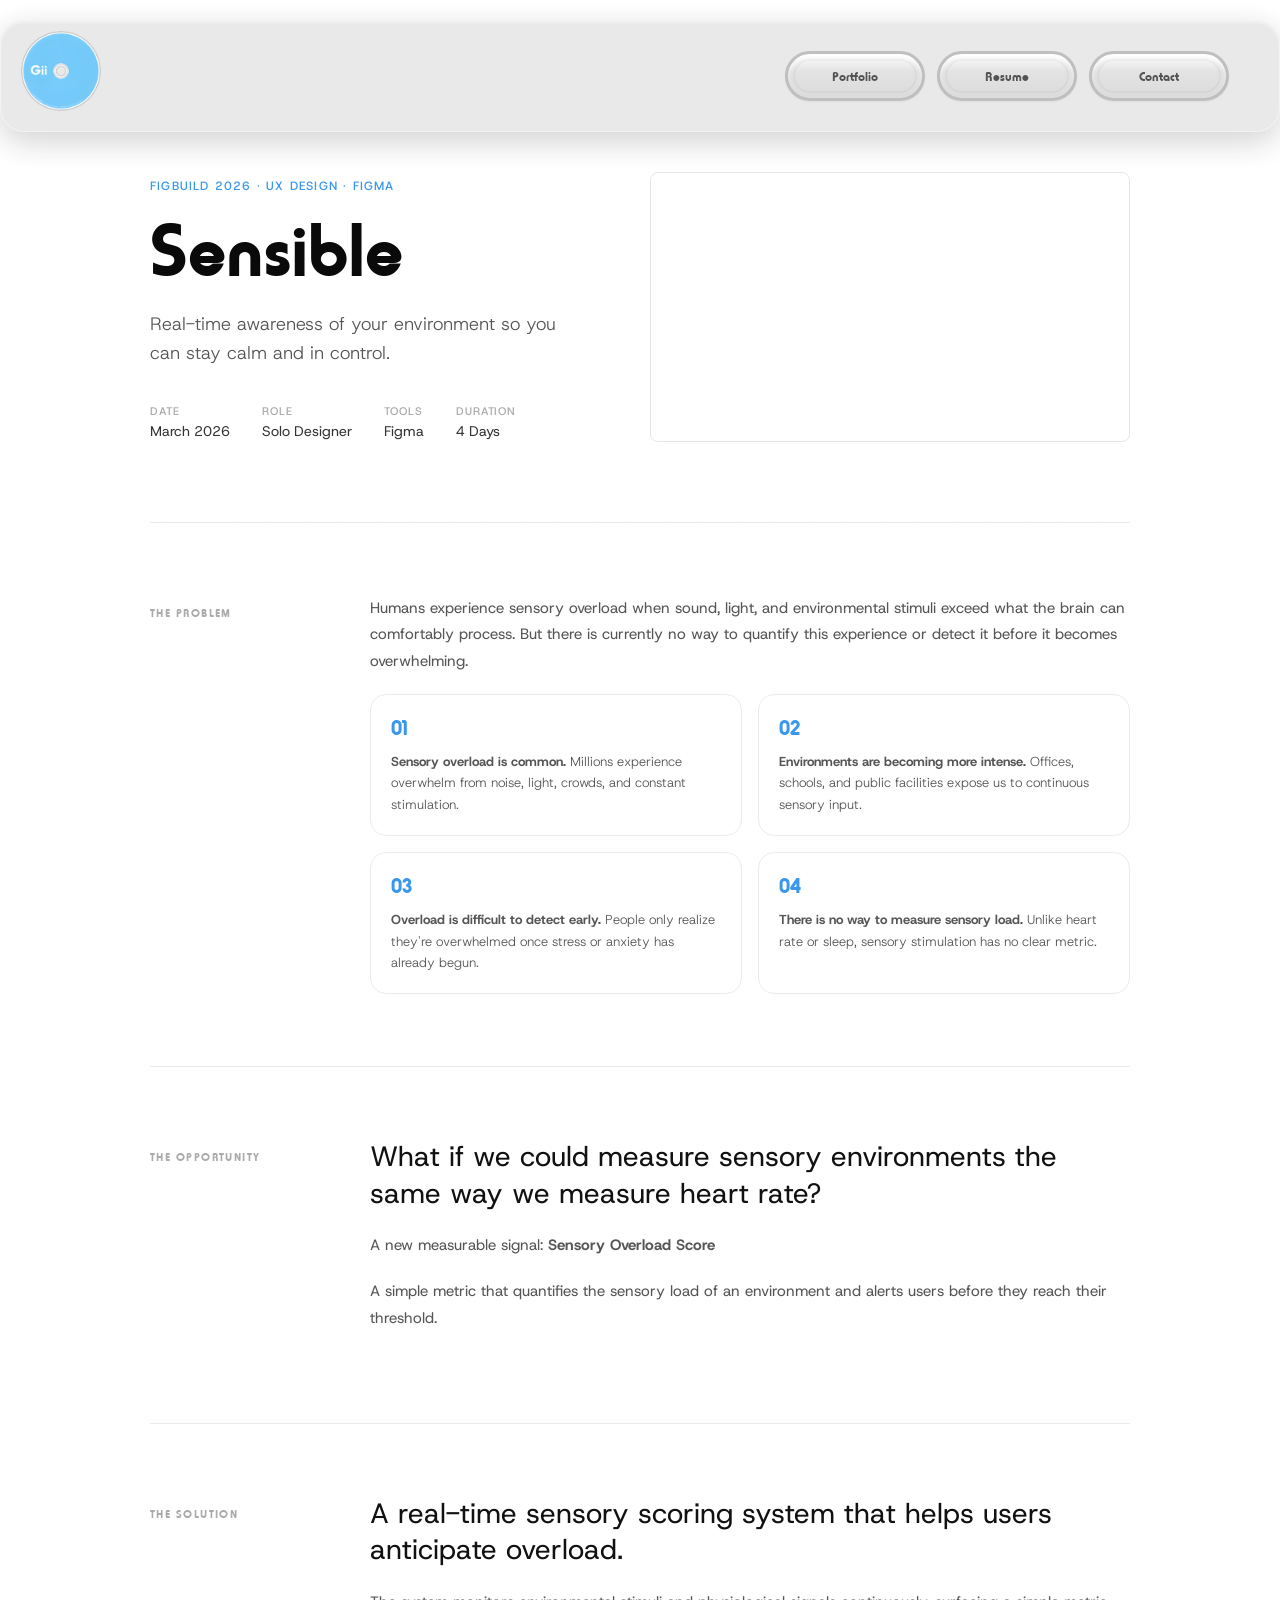
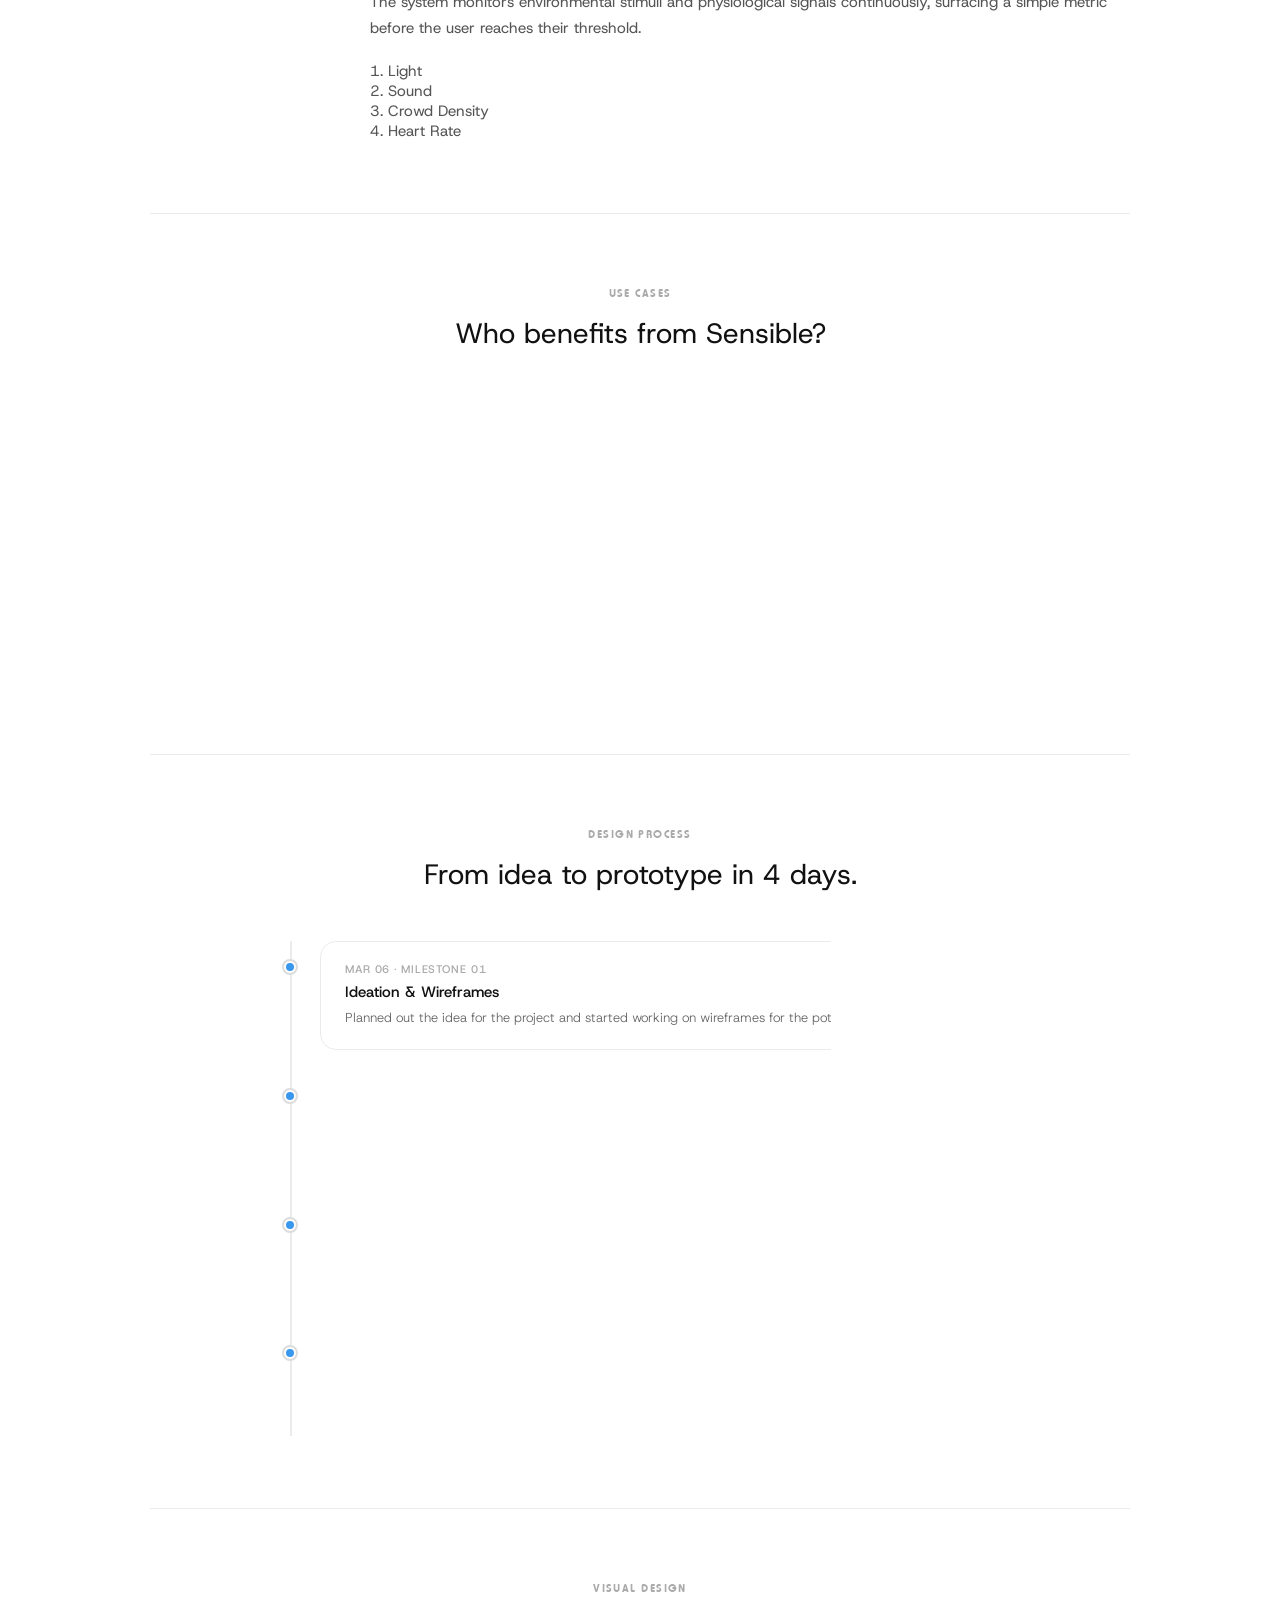
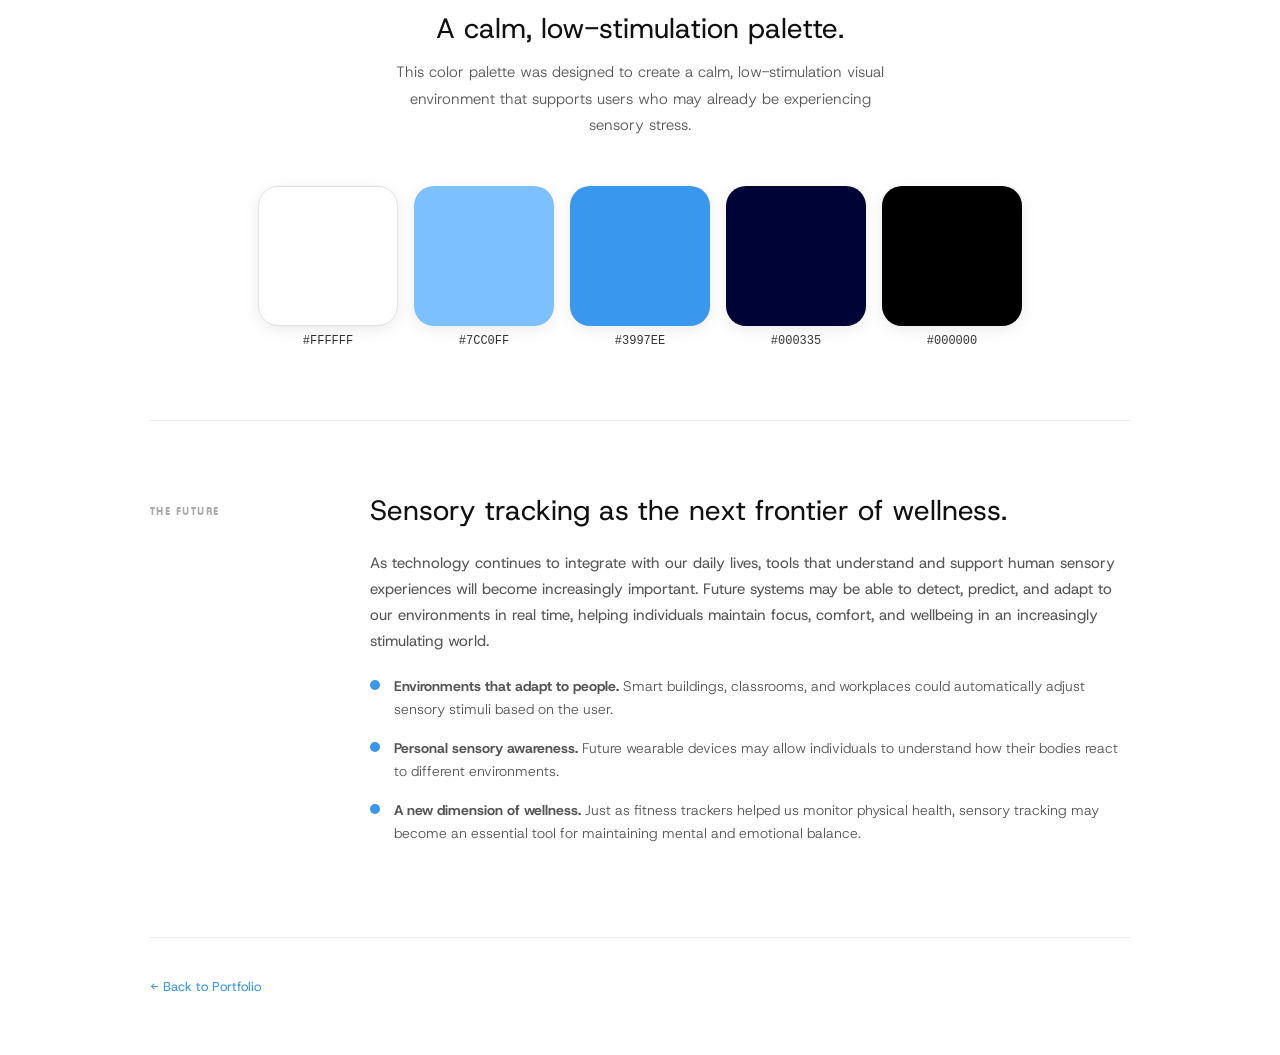
<file: sensible.html>
<!DOCTYPE html>
<html lang="en">
<head>
  <meta charset="UTF-8">
  <meta name="viewport" content="width=device-width, initial-scale=1.0">
  <title>Sensible — Giulian Giannone</title>
  <link rel="preconnect" href="https://fonts.googleapis.com">
  <link rel="preconnect" href="https://fonts.gstatic.com" crossorigin>
  <link href="https://fonts.googleapis.com/css2?family=Host+Grotesk:ital,wght@0,300..800;1,300..800&family=Manrope:wght@200..800&display=swap" rel="stylesheet">
  <link rel="stylesheet" href="styles/sensible.css">
  <script src="script.js" defer></script>
</head>
<body>

  <header class="navbar">
    <a href="index.html" class="nav-icon">
      <img src="images/test.png" alt="Home">
    </a>
    <nav class="nav-links">
      <a href="portfolio.html">Portfolio</a>
      <a href="resume.html">Resume</a>
      <a href="contact.html">Contact</a>
    </nav>
  </header>

  <div id="block-grid"></div>

  <main>

    <!-- HERO -->
    <section class="cs-hero">
      <div class="cs-hero-text">
        <span class="cs-eyebrow">FigBuild 2026 · UX Design · Figma</span>
        <h1 class="cs-title">Sensible</h1>
        <p class="cs-subtitle">Real-time awareness of your environment so you can stay calm and in control.</p>
        <div class="cs-meta-row">
          <div class="cs-meta-item">
            <span class="cs-meta-label">Date</span>
            <span class="cs-meta-value">March 2026</span>
          </div>
          <div class="cs-meta-item">
            <span class="cs-meta-label">Role</span>
            <span class="cs-meta-value">Solo Designer</span>
          </div>
          <div class="cs-meta-item">
            <span class="cs-meta-label">Tools</span>
            <span class="cs-meta-value">Figma</span>
          </div>
          <div class="cs-meta-item">
            <span class="cs-meta-label">Duration</span>
            <span class="cs-meta-value">4 Days</span>
          </div>
        </div>
      </div>
      <div class="cs-hero-image">
        <iframe style="border: 1px solid rgba(0, 0, 0, 0.1); border-radius: 8px;" width="450" height="450" src="https://embed.figma.com/proto/NqMJT0blWaXmVpQvo9UKzw/Sensible---FigBuild-2026?node-id=1-117&starting-point-node-id=1%3A117&embed-host=share" allowfullscreen></iframe>
      </div>
    </section>

    <!-- DIVIDER -->
    <div class="cs-divider"></div>

    <!-- THE PROBLEM -->
    <section class="cs-section cs-two-col reveal">
      <div class="cs-section-label-col">
        <span class="cs-section-label">The Problem</span>
      </div>
      <div class="cs-section-content">
        <p class="cs-body">Humans experience sensory overload when sound, light, and environmental stimuli exceed what the brain can comfortably process. But there is currently no way to quantify this experience or detect it before it becomes overwhelming.</p>
        <div class="cs-problem-grid">
          <div class="cs-problem-card">
            <span class="cs-problem-num" style="color:#3997EE">01</span>
            <p><strong>Sensory overload is common.</strong> Millions experience overwhelm from noise, light, crowds, and constant stimulation.</p>
          </div>
          <div class="cs-problem-card">
            <span class="cs-problem-num" style="color:#3997EE">02</span>
            <p><strong>Environments are becoming more intense.</strong> Offices, schools, and public facilities expose us to continuous sensory input.</p>
          </div>
          <div class="cs-problem-card">
            <span class="cs-problem-num" style="color:#3997EE">03</span>
            <p><strong>Overload is difficult to detect early.</strong> People only realize they're overwhelmed once stress or anxiety has already begun.</p>
          </div>
          <div class="cs-problem-card">
            <span class="cs-problem-num" style="color:#3997EE">04</span>
            <p><strong>There is no way to measure sensory load.</strong> Unlike heart rate or sleep, sensory stimulation has no clear metric.</p>
          </div>
        </div>
      </div>
    </section>

    <div class="cs-divider"></div>

    <!-- THE OPPORTUNITY -->
    <section class="cs-section cs-two-col reveal">
      <div class="cs-section-label-col">
        <span class="cs-section-label">The Opportunity</span>
      </div>
      <div class="cs-section-content">
        <h2 class="cs-heading">What if we could measure sensory environments the same way we measure heart rate?</h2>
        <p class="cs-body">A new measurable signal: <strong>Sensory Overload Score</strong></p>
        <p class="cs-body">A simple metric that quantifies the sensory load of an environment and alerts users before they reach their threshold.</p>
      </div>
    </section>

    <div class="cs-divider"></div>

    <!-- THE SOLUTION -->
    <section class="cs-section cs-two-col reveal">
      <div class="cs-section-label-col">
        <span class="cs-section-label">The Solution</span>
      </div>
      <div class="cs-section-content">
        <h2 class="cs-heading">A real-time sensory scoring system that helps users anticipate overload.</h2>
        <p class="cs-body">The system monitors environmental stimuli and physiological signals continuously, surfacing a simple metric before the user reaches their threshold.</p>
          <ol class="cs-sensor-row">
            <li>Light</li>
            <li>Sound</li>
            <li>Crowd Density</li>
            <li>Heart Rate</li>
          </ol>
      </div>
    </section>

    <div class="cs-divider"></div>

    <!-- USE CASES -->
    <section class="cs-section reveal">
      <div class="cs-section-label-centered">
        <span class="cs-section-label">Use Cases</span>
        <h2 class="cs-heading-center">Who benefits from Sensible?</h2>
      </div>
      <div class="cs-usecase-grid">
        <div class="cs-usecase-card">
          <h3>Student in a Lecture Hall</h3>
          <p>A student enters a crowded lecture hall where overlapping conversations, bright lighting, and movement quickly raise sensory stimulation. Sensible detects the rising sensory load and alerts the student before it becomes overwhelming. The app recommends moving to a quieter seat or activating Calm Mode to reduce distractions.</p>
        </div>
        <div class="cs-usecase-card">
          <h3>Commuter on the Subway</h3>
          <p>During a busy subway commute, noise spikes, crowd density, and motion contribute to sensory stress. Sensible continuously monitors these inputs and predicts when sensory overload may occur. The user receives a warning and suggestions like stepping off for a break or enabling noise reduction.</p>
        </div>
        <div class="cs-usecase-card">
          <h3>Office Worker</h3>
          <p>An employee working in an open office experiences fluctuating stimulation from conversations, screens, and movement throughout the day. Sensible identifies patterns in their environment and highlights peak sensory stress periods. With these insights, the employee can schedule breaks or move to quieter workspace to maintain focus.</p>
        </div>
      </div>
    </section>

    <div class="cs-divider"></div>

    <!-- DESIGN PROCESS -->
    <section class="cs-section reveal">
      <div class="cs-section-label-centered">
        <span class="cs-section-label">Design Process</span>
        <h2 class="cs-heading-center">From idea to prototype in 4 days.</h2>
      </div>
      <div class="cs-process-timeline">
        <div class="cs-process-item">
          <div class="cs-process-node" style="background:#3997EE"></div>
          <div class="cs-process-card">
            <span class="cs-process-date">Mar 06 · Milestone 01</span>
            <h3>Ideation & Wireframes</h3>
            <p>Planned out the idea for the project and started working on wireframes for the potential screens.</p>
          </div>
        </div>
        <div class="cs-process-item">
          <div class="cs-process-node" style="background:#3997EE"></div>
          <div class="cs-process-card">
            <span class="cs-process-date">Mar 07 · Milestone 02</span>
            <h3>High-Fidelity Prototype</h3>
            <p>Finished the wireframes and started to work on a high-fidelity prototype of the idea.</p>
          </div>
        </div>
        <div class="cs-process-item">
          <div class="cs-process-node" style="background:#3997EE"></div>
          <div class="cs-process-card">
            <span class="cs-process-date">Mar 08 · Milestone 03</span>
            <h3>Key Flows</h3>
            <p>Finished the high-fidelity prototype and implemented key flows to guide the users throughout the app.</p>
          </div>
        </div>
        <div class="cs-process-item">
          <div class="cs-process-node" style="background:#3997EE"></div>
          <div class="cs-process-card">
            <span class="cs-process-date">Mar 09 · Milestone 04</span>
            <h3>Presentation & Submission</h3>
            <p>Created the presentation and video for submission to FigBuild 2026.</p>
          </div>
        </div>
      </div>
    </section>

    <div class="cs-divider"></div>

    <!-- COLOR PALETTE -->
    <section class="cs-section reveal">
      <div class="cs-section-label-centered">
        <span class="cs-section-label">Visual Design</span>
        <h2 class="cs-heading-center">A calm, low-stimulation palette.</h2>
        <p class="cs-body-center">This color palette was designed to create a calm, low-stimulation visual environment that supports users who may already be experiencing sensory stress.</p>
      </div>
      <div class="cs-palette-row">
        <div class="cs-swatch">
          <div class="cs-swatch-block" style="background:#FFFFFF; border:1px solid #e0e0e0;"></div>
          <span class="cs-swatch-hex">#FFFFFF</span>
        </div>
        <div class="cs-swatch">
          <div class="cs-swatch-block" style="background:#7CC0FF;"></div>
          <span class="cs-swatch-hex">#7CC0FF</span>
        </div>
        <div class="cs-swatch">
          <div class="cs-swatch-block" style="background:#3997EE;"></div>
          <span class="cs-swatch-hex">#3997EE</span>
        </div>
        <div class="cs-swatch">
          <div class="cs-swatch-block" style="background:#000335;"></div>
          <span class="cs-swatch-hex">#000335</span>
        </div>
        <div class="cs-swatch">
          <div class="cs-swatch-block" style="background:#000000;"></div>
          <span class="cs-swatch-hex">#000000</span>
        </div>
      </div>
    </section>

    <div class="cs-divider"></div>

    <!-- THE FUTURE -->
    <section class="cs-section cs-two-col reveal">
      <div class="cs-section-label-col">
        <span class="cs-section-label">The Future</span>
      </div>
      <div class="cs-section-content">
        <h2 class="cs-heading">Sensory tracking as the next frontier of wellness.</h2>
        <p class="cs-body">As technology continues to integrate with our daily lives, tools that understand and support human sensory experiences will become increasingly important. Future systems may be able to detect, predict, and adapt to our environments in real time, helping individuals maintain focus, comfort, and wellbeing in an increasingly stimulating world.</p>
        <div class="cs-future-list">
          <div class="cs-future-item">
            <span class="cs-future-dot" style="background:#3997EE"></span>
            <p><strong>Environments that adapt to people.</strong> Smart buildings, classrooms, and workplaces could automatically adjust sensory stimuli based on the user.</p>
          </div>
          <div class="cs-future-item">
            <span class="cs-future-dot" style="background:#3997EE"></span>
            <p><strong>Personal sensory awareness.</strong> Future wearable devices may allow individuals to understand how their bodies react to different environments.</p>
          </div>
          <div class="cs-future-item">
            <span class="cs-future-dot" style="background:#3997EE"></span>
            <p><strong>A new dimension of wellness.</strong> Just as fitness trackers helped us monitor physical health, sensory tracking may become an essential tool for maintaining mental and emotional balance.</p>
          </div>
        </div>
      </div>
    </section>

    <!-- FOOTER -->
    <footer class="cs-footer">

      <a href="index.html" class="cs-back-link">← Back to Portfolio</a>
    </footer>

  </main>

  <script>
    const observer = new IntersectionObserver((entries) => {
      entries.forEach(e => {
        if (e.isIntersecting) {
          e.target.classList.add('visible');
          observer.unobserve(e.target);
        }
      });
    }, { threshold: 0.1 });
    document.querySelectorAll('.reveal').forEach(el => observer.observe(el));
  </script>

</body>
</html>
</file>
<file: styles/index.css>
/* =========================================================
   FONT
========================================================= */

@font-face {
  font-family: 'MyFont';
  src: url('../fonts/Horatio\ D\ Regular.ttf') format('truetype');
  font-weight: normal;
  font-style: normal;
}


/* =========================================================
   GLOBAL
========================================================= */

* {
  margin: 0;
  padding: 0;
  box-sizing: border-box;
}

html {
  scroll-behavior: smooth;
}

body {
  background: white;
  font-family: 'Host Grotesk', sans-serif;
  color: #1a1a1a;
  overflow-x: hidden;
}


/* =========================================================
   BLOCK BACKGROUND
========================================================= */

#block-grid {
  position: fixed;
  inset: 0;
  display: grid;
  pointer-events: none;
  z-index: 0;
}

.block {
  width: 100%;
  height: 100%;
  border-radius: 8px;
  transform: scale(0.15);
  transition: transform 0.15s ease-out;
  opacity: .2;
}

.block-wrapper {
  display: flex;
  align-items: center;
  justify-content: center;
}


/* =========================================================
   NAVBAR
========================================================= */

.navbar {
  display: flex;
  justify-content: flex-end;

  padding: 30px 50px;

  top: 20px;
  position: sticky;

  background: #e7e7e7;
  opacity: 90%;

  backdrop-filter: blur(10px);
  -webkit-backdrop-filter: blur(10px);

  border-radius: 24px;

  border: 1px solid rgba(255, 255, 255, 0.45);

  box-shadow:
    inset 0 2px 2px rgba(255, 255, 255, 0.4),
    0 10px 32px 0 rgba(0, 0, 0, 0.20);

  z-index: 10;
}


/* ---------- HOME ICON ---------- */

.nav-icon {
  position: absolute;

  top: 10px;
  left: 20px;

  display: flex;
  align-items: center;
  justify-content: center;

  transition:
    opacity 0.5s ease-in-out,
    transform 0.5s ease-in-out;
}

.nav-icon img {
  width: 80px;
  height: 80px;

  transition: transform 0.1s ease-in-out;
}

.nav-icon:hover img {
  animation: wiiSpin 1.5s ease-in-out;
}

@keyframes wiiSpin {

  from {
    transform: rotate(0deg);
  }

  to {
    transform: rotate(720deg);
  }

}


/* ---------- NAV LINKS ---------- */

.nav-links {
  display: flex;
  gap: 12px;
}

.nav-links a {
  position: relative;

  display: flex;
  align-items: center;
  justify-content: center;

  min-width: 140px;
  height: 50px;

  text-decoration: none;

  color: #404040;

  font-family: 'MyFont', sans-serif;
  font-size: 14px;

  background:
    linear-gradient(
      to bottom,
      #ffffff 0%,
      #e0e0e0 40%,
      #d8d8d8 100%
    );

  border: 3px solid #b8b8b8;
  border-radius: 25px;

  box-shadow:
    inset 0 2px 3px rgba(255, 255, 255, 0.8),
    0 1px 2px rgba(0, 0, 0, 0.05);

  transition:
    border-color 0.15s ease,
    box-shadow 0.15s ease,
    transform 0.15s ease;
}

.nav-links a::before {
  content: '';

  position: absolute;
  inset: 5px;

  border: 2px solid rgba(0, 0, 0, 0.04);
  border-radius: 20px;

  pointer-events: none;
}

.nav-links a:hover {
  border-color: #6da3db;

  box-shadow:
    inset 0 2px 3px rgba(255, 255, 255, 0.8),
    0 0 12px rgba(109, 163, 219, 0.6);

  color: #1a1a1a;
}

.nav-links a:active {
  background:
    linear-gradient(
      to bottom,
      #cfcfcf 0%,
      #e5e5e5 100%
    );

  border-color: #4a82c2;

  box-shadow:
    inset 0 4px 6px rgba(0, 0, 0, 0.15);

  transform: translateY(1px);
}


/* =========================================================
   TICKER BANNER
========================================================= */

.wii-ticker-wrap {
  position: relative;
  z-index: 1;

  display: flex;
  align-items: center;

  height: 36px;

  margin: 12px 0 0;

  color: #404040;

  font-family: 'MyFont', sans-serif;
  font-size: 14px;

  opacity: 90%;

  backdrop-filter: blur(10px);
  -webkit-backdrop-filter: blur(10px);

  border: 1px solid rgba(255, 255, 255, 0.45);

  box-shadow:
    inset 0 2px 2px rgba(255, 255, 255, 0.4),
    0 10px 32px 0 rgba(0, 0, 0, 0.20);

  overflow: hidden;

  translate: 0 20px;
}


/* ---------- TICKER LABEL ---------- */

.wii-ticker-label {
  flex-shrink: 0;

  height: 100%;

  display: flex;
  align-items: center;

  padding: 0 16px;

  font-family: 'MyFont', sans-serif;
  font-size: 11px;
  font-weight: normal;

  letter-spacing: 0.12em;

  color: #fff;

  background:
    linear-gradient(
      to bottom,
      #3997EE 0%,
      #96bfe6 100%
    );

  border-right: 2px solid rgba(255, 255, 255, 0.2);

  text-shadow:
    0 1px 2px rgba(0, 0, 0, 0.5);

  box-shadow:
    inset 0 1px 0 rgba(255, 255, 255, 0.15);
}


/* ---------- TICKER TRACK ---------- */

.wii-ticker-track {
  flex: 1;

  overflow: hidden;

  position: relative;
}

.wii-ticker-inner {
  display: flex;
  align-items: center;

  gap: 20px;

  width: max-content;

  padding-right: 20px;

  white-space: nowrap;

  animation: ticker-scroll 30s linear infinite;
}

.wii-ticker-inner span {
  font-family: 'MyFont', sans-serif;

  font-size: 11px;
  font-weight: normal;

  letter-spacing: 0.06em;

  color: #2a2a2a;

  text-shadow:
    0 1px 0 rgba(255, 255, 255, 0.6);

  white-space: nowrap;
}

.wii-ticker-dot {
  font-size: 6px !important;

  color: #888 !important;

  letter-spacing: 0 !important;
}

@keyframes ticker-scroll {

  0% {
    transform: translateX(0);
  }

  100% {
    transform: translateX(-50%);
  }

}


/* =========================================================
   HERO
========================================================= */

.hero {
  position: relative;
  z-index: 1;

  max-width: 1200px;
  margin: 60px auto 0;
  padding: 0 60px;

  display: flex;
  flex-direction: column;
  align-items: center;
}


/* ---------- NAME ---------- */

.hero-name {
  font-family: 'Host Grotesk', sans-serif;
  font-size: clamp(84px, 8vw, 100px);
  font-weight: normal;
  line-height: 1;
  color: #0a0a0a;

  text-align: center;

  margin-bottom: 70px;

  letter-spacing: -0.06em;
}


/* ---------- PHOTO + BIO ---------- */

.hero-content {
  width: 100%;

  display: flex;
  align-items: center;
  justify-content: center;

  gap: 80px;
}


/* ---------- PHOTO COLUMN ---------- */

.hero-center {
  flex-shrink: 0;

  display: flex;
  flex-direction: column;
  align-items: center;

  gap: 20px;
}


/* ---------- BIO ---------- */

.hero-bio {
  max-width: 600px;

  display: flex;
  flex-direction: column;
  justify-content: center;

  gap: 20px;

  text-align: left;

  translate: 0 -25px;
}

.bio-tagline {
  font-family: 'Host Grotesk', sans-serif;

  font-size: 28px;
  font-weight: 500;

  color: #111;

  letter-spacing: 0.02em;

  padding-bottom: 15px;
}

.bio-body {
  font-size: 16px;
  font-weight: 400;

  color: #555;

  line-height: 1.6;

  max-width: 600px;
}

.contact-highlight {
  transition: transform 0.3s ease, color 0.3s ease;
  display: inline-block;
  color: #555;
}

.contact-highlight:hover {
  transform: scale(1.1);
  color: #3997EE;
  
}


/* =========================================================
   PHOTO + CONTACT
========================================================= */

.hero-center {
  display: flex;

  flex-direction: column;

  align-items: center;

  gap: 20px;
}


/* ---------- PROFILE PICTURE ---------- */

.picture {
  position: relative;

  transition:
    transform 0.25s ease;
}

.picture:hover {
  transform:
    translateY(-6px);
}

.picture img.profile-img {
  width: 320px;
  height: 320px;

  object-fit: cover;

  border: #b8b8b8 3px solid;

  display: block;

  border-radius: 50px;
}


/* ---------- MII OVERLAY ---------- */

.mii-overlay {
  position: absolute;

  bottom: -12px;
  right: -20px;

  width: 130px;
  height: auto;

  z-index: 101;

  pointer-events: none;

  filter:
    drop-shadow(
      0 -2px 6px rgba(0, 0, 0, 0.4)
    );
}


/* =========================================================
   CONTACT LINKS
========================================================= */

.contact-links {
  display: flex;

  gap: 10px;
}

.contact-link {
  font-family: 'MyFont', sans-serif;

  font-size: 13px;

  font-weight: normal;

  color: #404040;

  text-decoration: none;

  display: flex;

  align-items: center;
  justify-content: center;

  min-width: 120px;
  height: 42px;

  background:
    linear-gradient(
      to bottom,
      #ffffff 0%,
      #e0e0e0 40%,
      #d8d8d8 100%
    );

  border: 3px solid #b8b8b8;

  border-radius: 21px;

  box-shadow:
    inset 0 2px 3px rgba(255, 255, 255, 0.8),
    0 1px 2px rgba(0, 0, 0, 0.05);

  transition:
    border-color 0.15s ease,
    box-shadow 0.15s ease,
    transform 0.15s ease;

  position: relative;
}

.contact-link::before {
  content: '';

  position: absolute;

  inset: 4px;

  border:
    2px solid rgba(0, 0, 0, 0.04);

  border-radius: 16px;

  pointer-events: none;
}

.contact-link:hover {
  border-color: #6da3db;

  box-shadow:
    inset 0 2px 3px rgba(255, 255, 255, 0.8),
    0 0 12px rgba(109, 163, 219, 0.6);

  color: #1a1a1a;

  transform:
    translateY(-2px);
}

.contact-link:active {
  background:
    linear-gradient(
      to bottom,
      #cfcfcf 0%,
      #e5e5e5 100%
    );

  border-color: #4a82c2;

  box-shadow:
    inset 0 4px 6px rgba(0, 0, 0, 0.15);

  transform:
    translateY(1px);
}



/* =========================================================
   RESPONSIVE DESIGN
========================================================= */



@media (max-width: 768px) {

  .hero-content {
    flex-direction: column;
    align-items: center;

    gap: 40px;
  }

  .hero-center {
    width: 100%;
  }

  .hero-bio {
    width: 100%;
    max-width: 600px;

    /* undo the desktop nudge so the text sits cleanly under the photo */
    translate: none;

    margin-bottom: 45px;
  }

  .bio-body {
    max-width: 100%;
  }

  /* ---------- NAVBAR ---------- */

  .navbar {
    justify-content: center;

    padding:
      90px 15px 20px;

    top: 10px;
  }

  .nav-icon {
    top: 5px;
    left: 50%;

    transform:
      translateX(-50%);
  }

  .nav-links {
    width: 100%;

    justify-content: center;

    gap: 6px;
  }

  .nav-links a {
    min-width: 90px;

    height: 45px;

    font-size: 12px;
  }


  /* ---------- HERO ---------- */

  .hero {
    padding:
      0 20px;

    margin-top: 50px;
  }

  .hero-name {

    margin-bottom: 30px;
  }

  .bio-body {
    font-size: 17px;

    line-height: 1.6;
  }

  .bio-tagline {
    font-size: 20px;
  }


  /* ---------- PROFILE ---------- */

  .picture img.profile-img {
    width: 260px;
    height: 260px;
  }

  .mii-overlay {
    width: 100px;

    right: -15px;
  }


  .wii-ticker-inner {
    --ticker-duration: 50s;
  }

}
</file>
<file: styles/contact.css>
/* ---------- FONT ---------- */

@font-face {
  font-family: 'MyFont';
  src: url('../fonts/Horatio\ D\ Regular.ttf') format('truetype');
  font-weight: normal;
  font-style: normal;
}

/* ---------- GLOBAL ---------- */

* {
  margin: 0;
  padding: 0;
  box-sizing: border-box;
  background-size: cover;
}

header {
  font-family: 'MyFont', sans-serif;
  background: white;
}



/* ---------- BLOCK BACKGROUND ---------- */

#block-grid {
  position: fixed;
  inset: 0;
  display: grid;
  pointer-events: none;
  z-index: 0;
}

.block {
  width: 100%;
  height: 100%;
  border-radius: 8px;
  transform: scale(0.15);
  transition: transform 0.15s ease-out;
  opacity: .2;
}

.block-wrapper {
  display: flex;
  align-items: center;
  justify-content: center;
}

/* ---------- NAVBAR ---------- */

.navbar {
  display: flex;
  justify-content: flex-end;
  padding: 30px 50px;
  top: 20px;

  position: sticky;
  background: #e7e7e7;
  opacity: 90%;

  backdrop-filter: blur(10px);
  -webkit-backdrop-filter: blur(10px);

  border-radius: 24px;

  border: 1px solid rgba(255, 255, 255, 0.45);

  box-shadow:
    inset 0 2px 2px rgba(255, 255, 255, 0.4),
    0 10px 32px 0 rgba(0, 0, 0, 0.20);

  z-index: 2;
}

/* ---------- NAV ICON ---------- */

.nav-icon {
  position: absolute;
  top: 10px;
  left: 20px;

  display: flex;
  align-items: center;
  justify-content: center;

  transition:
    opacity 0.5s ease-in-out,
    transform 0.5s ease-in-out;
}

.nav-icon img {
  width: 80px;
  height: 80px;

  transition:
    transform 0.1s ease-in-out;
}

.nav-icon:hover img {
  animation: wiiSpin 1.5s ease-in-out;

}

@keyframes wiiSpin {
  from {
    transform: rotate(0deg);
  }

  to {
    transform: rotate(720deg);
  }
}

/* ---------- NAV LINKS ---------- */

.nav-links {
  display: flex;
  gap: 12px;
}

.nav-links a {
  position: relative;

  display: flex;
  align-items: center;
  justify-content: center;

  min-width: 140px;
  height: 50px;

  text-decoration: none;
  color: #404040;

  font-family: 'MyFont', sans-serif;
  font-size: 14px;

  background: linear-gradient(
    to bottom,
    #ffffff 0%,
    #e0e0e0 40%,
    #d8d8d8 100%
  );

  border: 3px solid #b8b8b8;
  border-radius: 25px;

  box-shadow:
    inset 0 2px 3px rgba(255, 255, 255, 0.8),
    0 1px 2px rgba(0, 0, 0, 0.05);

  transition:
    border-color 0.15s ease,
    box-shadow 0.15s ease,
    transform 0.15s ease;
}

/* Inner Wii ring */
.nav-links a::before {
  content: '';

  position: absolute;
  inset: 5px;

  border: 2px solid rgba(0, 0, 0, 0.04);
  border-radius: 20px;

  pointer-events: none;
}

/* Wii pointer hover effect */
.nav-links a:hover {
  border-color: #6da3db;

  box-shadow:
    inset 0 2px 3px rgba(255, 255, 255, 0.8),
    0 0 12px rgba(109, 163, 219, 0.6);

  color: #1a1a1a;
}

/* Wii click effect */
.nav-links a:active {
  background: linear-gradient(
    to bottom,
    #cfcfcf 0%,
    #e5e5e5 100%
  );

  border-color: #4a82c2;

  box-shadow:
    inset 0 4px 6px rgba(0, 0, 0, 0.15);

  transform: translateY(1px);
}

/* ---------- CONTACT FORM ---------- */

body {
  min-height: 100vh;
  font-family: 'Manrope', sans-serif;
  color: #233142;
  background: #f4f6fb;
}

.container {
  position: relative;
  z-index: 1;
  display: flex;
  justify-content: center;
  padding: 60px 24px 80px;
}

.contact-card {
  width: min(100%, 720px);
  background: rgba(255, 255, 255, 0.9);
  border: 1px solid rgba(0, 0, 0, 0.08);
  border-radius: 24px;
  box-shadow: 0 20px 48px rgba(15, 23, 42, 0.12);
  padding: 36px;
  backdrop-filter: blur(12px);
  -webkit-backdrop-filter: blur(12px);
}

.contact-intro {
  margin-bottom: 24px;
}

.eyebrow {
  text-transform: uppercase;
  letter-spacing: 0.24em;
  font-size: 0.8rem;
  font-weight: 700;
  color: #4f6b8b;
  margin-bottom: 8px;
}

.contact-intro h1 {
  font-family: 'MyFont', sans-serif;
  font-size: 2rem;
  margin-bottom: 8px;
}

.contact-intro p {
  line-height: 1.6;
  color: #526174;
}

.contact-form {
  display: grid;
  gap: 14px;
}

.contact-form label {
  font-weight: 700;
  color: #233142;
}

.contact-form input,
.contact-form textarea {
  width: 100%;
  padding: 14px 16px;
  border: 1px solid #d6dde7;
  border-radius: 14px;
  font: inherit;
  color: #233142;
  background: #ffffff;
}

.contact-form input:focus,
.contact-form textarea:focus {
  outline: none;
  border-color: #6da3db;
  box-shadow: 0 0 0 3px rgba(109, 163, 219, 0.18);
}

.contact-form textarea {
  resize: vertical;
  min-height: 140px;
}

.contact-form button {
  position: relative;
  display: flex;
  align-items: center;
  justify-content: center;
  margin-top: 8px;
  min-width: 140px;
  height: 50px;
  padding: 0 20px;
  border: 3px solid #b8b8b8;
  border-radius: 25px;
  font-family: 'MyFont', sans-serif;
  font-size: 14px;
  color: #404040;
  background: linear-gradient(
    to bottom,
    #ffffff 0%,
    #e0e0e0 40%,
    #d8d8d8 100%
  );
  box-shadow:
    inset 0 2px 3px rgba(255, 255, 255, 0.8),
    0 1px 2px rgba(0, 0, 0, 0.05);
  transition:
    border-color 0.15s ease,
    box-shadow 0.15s ease,
    transform 0.15s ease;
}

.contact-form button::before {
  content: '';
  position: absolute;
  inset: 5px;
  border: 2px solid rgba(0, 0, 0, 0.04);
  border-radius: 20px;
  pointer-events: none;
}

.contact-form button:hover {
  border-color: #6da3db;
  box-shadow:
    inset 0 2px 3px rgba(255, 255, 255, 0.8),
    0 0 12px rgba(109, 163, 219, 0.6);
  color: #1a1a1a;
}

.contact-form button:active {
  background: linear-gradient(
    to bottom,
    #cfcfcf 0%,
    #e5e5e5 100%
  );
  border-color: #4a82c2;
  box-shadow:
    inset 0 4px 6px rgba(0, 0, 0, 0.15);
  transform: translateY(1px);
}




@media (max-width: 768px) {

  /* ---------- NAVBAR ---------- */

  .navbar {
    justify-content: center;

    padding:
      90px 15px 20px;

    top: 10px;
  }

  .nav-icon {
    top: 5px;
    left: 50%;

    transform:
      translateX(-50%);
  }

  .nav-links {
    width: 100%;

    justify-content: center;

    gap: 6px;
  }

  .nav-links a {
    min-width: 90px;

    height: 45px;

    font-size: 12px;
  }
}
</file>
<file: styles/crowdfind.css>
/* ---------- FONT ---------- */

@font-face {
  font-family: 'MyFont';
  src: url('../fonts/Horatio\ D\ Regular.ttf') format('truetype');
  font-weight: normal;
  font-style: normal;
}

/* ---------- GLOBAL ---------- */

* {
  margin: 0;
  padding: 0;
  box-sizing: border-box;
}

body {
  font-family: 'Host Grotesk', sans-serif;
  background: white;
  min-height: 100vh;
  color: #1a1a1a;
  overflow-x: hidden;
}

/* ---------- BLOCK BACKGROUND ---------- */

#block-grid {
  position: fixed;
  inset: 0;
  display: grid;
  pointer-events: none;
  z-index: 0;
}

.block {
  width: 100%;
  height: 100%;
  border-radius: 8px;
  transform: scale(0.15);
  transition: transform 0.15s ease-out;
  opacity: 0.15;
}

.block-wrapper {
  display: flex;
  align-items: center;
  justify-content: center;
}

/* ---------- NAVBAR ---------- */

.navbar {
  display: flex;
  justify-content: flex-end;
  padding: 30px 50px;
  top: 20px;
  position: sticky;
  background: #e7e7e7;
  opacity: 90%;
  backdrop-filter: blur(10px);
  -webkit-backdrop-filter: blur(10px);
  border-radius: 24px;
  border: 1px solid rgba(255, 255, 255, 0.45);
  box-shadow: inset 0 2px 2px rgba(255, 255, 255, 0.4), 0 10px 32px 0 rgba(0, 0, 0, 0.20);
  z-index: 2;
}

.nav-icon {
  position: absolute;
  top: 10px;
  left: 20px;
  display: flex;
  align-items: center;
  justify-content: center;
}

.nav-icon img {
  width: 80px;
  height: 80px;
  transition: transform 0.1s ease-in-out;
}

.nav-icon:hover img {
  animation: wiiSpin 1.5s ease-in-out;
}

@keyframes wiiSpin {
  from { transform: rotate(0deg); }
  to   { transform: rotate(720deg); }
}

.nav-links {
  display: flex;
  gap: 12px;
}

.nav-links a {
  position: relative;
  display: flex;
  align-items: center;
  justify-content: center;
  min-width: 140px;
  height: 50px;
  text-decoration: none;
  color: #404040;
  font-family: 'MyFont', sans-serif;
  font-size: 14px;
  background: linear-gradient(to bottom, #ffffff 0%, #e0e0e0 40%, #d8d8d8 100%);
  border: 3px solid #b8b8b8;
  border-radius: 25px;
  box-shadow: inset 0 2px 3px rgba(255, 255, 255, 0.8), 0 1px 2px rgba(0, 0, 0, 0.05);
  transition: border-color 0.15s ease, box-shadow 0.15s ease, transform 0.15s ease;
}

.nav-links a::before {
  content: '';
  position: absolute;
  inset: 5px;
  border: 2px solid rgba(0, 0, 0, 0.04);
  border-radius: 20px;
  pointer-events: none;
}

.nav-links a:hover {
  border-color: #3E4A3D;
  box-shadow: inset 0 2px 3px rgba(255, 255, 255, 0.8), 0 0 12px rgba(62, 74, 61, 0.3);
  color: #1a1a1a;
}

.nav-links a:active {
  background: linear-gradient(to bottom, #cfcfcf 0%, #e5e5e5 100%);
  border-color: #3E4A3D;
  box-shadow: inset 0 4px 6px rgba(0, 0, 0, 0.15);
  transform: translateY(1px);
}

/* ---------- SCROLL REVEAL ---------- */

.reveal {
  opacity: 0;
  transform: translateY(24px);
  transition: opacity 0.5s ease, transform 0.5s ease;
}

.reveal.visible {
  opacity: 1;
  transform: translateY(0);
}

/* ---------- MAIN ---------- */

main {
  position: relative;
  z-index: 1;
  max-width: 1100px;
  margin: 0 auto;
  padding: 60px 60px 0;
}

/* ---------- HERO ---------- */

.cs-hero {
  padding-bottom: 80px;
}

.cs-hero-image {
  /* Set this to your iframe's width / height (Figma's default embed is 800 / 450) */
  --proto-ratio: 800 / 450;

  flex-shrink: 0;
  width: 480px;
  aspect-ratio: var(--proto-ratio);
}

.cs-hero-img {
  width: 100%;
  height: auto;
  border-radius: 24px;
}

.cs-hero-image iframe {
  display: block;
  width: 100%;
  height: 100%;
  border: 0;
  border-radius: 24px;
}

.cs-eyebrow {
  display: inline-block;
  font-size: 12px;
  font-weight: 500;
  letter-spacing: 0.1em;
  text-transform: uppercase;
  color: #3E4A3D;
  margin-bottom: 16px;
}

.cs-title {
  font-family: 'MyFont', sans-serif;
  font-size: 80px;
  font-weight: normal;
  line-height: 1;
  color: #0a0a0a;
  margin-bottom: 20px;
}

.cs-subtitle {
  font-size: 18px;
  font-weight: 300;
  color: #555;
  line-height: 1.6;
  max-width: 640px;
  margin-bottom: 36px;
}

.cs-meta-row {
  display: flex;
  gap: 32px;
  flex-wrap: wrap;
}

.cs-meta-item {
  display: flex;
  flex-direction: column;
  gap: 4px;
}

.cs-meta-label {
  font-size: 11px;
  font-weight: 500;
  text-transform: uppercase;
  letter-spacing: 0.08em;
  color: #aaa;
}

.cs-meta-value {
  font-size: 14px;
  font-weight: 400;
  color: #333;
}

.cs-meta-value a {
  color: #3E4A3D;
  text-decoration: none;
  font-weight: 500;
  transition: opacity 0.15s ease;
}

.cs-meta-value a:hover {
  opacity: 0.7;
}

/* ---------- DIVIDER ---------- */

.cs-divider {
  border: none;
  border-top: 1px solid #ebebeb;
  margin: 0;
}

/* ---------- SECTIONS ---------- */

.cs-section {
  padding: 72px 0;
}

.cs-two-col {
  display: flex;
  gap: 60px;
  align-items: flex-start;
}

.cs-section-label-col {
  width: 160px;
  flex-shrink: 0;
  padding-top: 6px;
}

.cs-section-content {
  flex: 1;
  min-width: 0;
}

.cs-section-label {
  font-family: 'MyFont', sans-serif;
  font-size: 12px;
  font-weight: normal;
  letter-spacing: 0.12em;
  text-transform: uppercase;
  color: #aaa;
}

.cs-section-label-centered {
  text-align: center;
  margin-bottom: 48px;
}

.cs-section-label-centered .cs-section-label {
  display: block;
  margin-bottom: 16px;
}

.cs-heading {
  font-family: 'Host Grotesk', sans-serif;
  font-size: 28px;
  font-weight: 400;
  line-height: 1.3;
  color: #111;
  margin-bottom: 20px;
}

.cs-heading-center {
  font-family: 'Host Grotesk', sans-serif;
  font-size: 28px;
  font-weight: 400;
  line-height: 1.3;
  color: #111;
  margin-bottom: 12px;
}

.cs-body {
  font-size: 15px;
  font-weight: 300;
  color: #555;
  line-height: 1.75;
  margin-bottom: 32px;
}

.cs-body-center {
  font-size: 15px;
  font-weight: 300;
  color: #555;
  line-height: 1.75;
  text-align: center;
  max-width: 520px;
  margin: 0 auto 48px;
}

/* ---------- PROBLEM GRID ---------- */

.cs-problem-grid {
  display: grid;
  grid-template-columns: 1fr 1fr;
  gap: 16px;
}

.cs-problem-card {
  background: rgba(245, 245, 206, 0.4);
  border: 1px solid rgba(62, 74, 61, 0.15);
  border-radius: 16px;
  padding: 20px;
}

.cs-problem-num {
  display: block;
  font-family: 'MyFont', sans-serif;
  font-size: 22px;
  color: #3E4A3D;
  margin-bottom: 10px;
}

.cs-problem-card p {
  font-size: 13px;
  font-weight: 300;
  color: #555;
  line-height: 1.65;
}

/* ---------- FEATURE LIST ---------- */

.cs-feature-list {
  display: flex;
  flex-direction: column;
  gap: 24px;
}

.cs-feature-item {
  display: flex;
  gap: 16px;
  align-items: flex-start;
}

.cs-feature-dot {
  width: 10px;
  height: 10px;
  border-radius: 50%;
  background: #3E4A3D;
  flex-shrink: 0;
  margin-top: 6px;
}

.cs-feature-item h3 {
  font-size: 15px;
  font-weight: 500;
  color: #111;
  margin-bottom: 4px;
}

.cs-feature-item p {
  font-size: 13px;
  font-weight: 300;
  color: #666;
  line-height: 1.65;
}

/* ---------- AUDIENCE GRID ---------- */

.cs-audience-grid {
  display: grid;
  grid-template-columns: 1fr 1fr;
  gap: 20px;
  max-width: 800px;
  margin: 0 auto;
}

.cs-audience-card {
  background: rgba(245, 245, 206, 0.35);
  border: 1px solid rgba(62, 74, 61, 0.15);
  border-radius: 20px;
  padding: 32px 28px;
  transition: transform 0.2s ease, box-shadow 0.2s ease;
}


.cs-audience-icon {
  display: block;
  font-size: 28px;
  margin-bottom: 14px;
}

.cs-audience-card h3 {
  font-size: 16px;
  font-weight: 500;
  color: #111;
  margin-bottom: 10px;
}

.cs-audience-card p {
  font-size: 13px;
  font-weight: 300;
  color: #666;
  line-height: 1.65;
}

/* ---------- ROLE GRID ---------- */

.cs-role-grid {
  display: grid;
  grid-template-columns: repeat(3, 1fr);
  gap: 14px;
}

.cs-role-card {
  background: rgba(255, 255, 255, 0.7);
  border: 1px solid #ebebeb;
  border-radius: 14px;
  padding: 18px 20px;
}

.cs-role-label {
  display: block;
  font-family: 'MyFont', sans-serif;
  font-size: 14px;
  color: #3E4A3D;
  margin-bottom: 8px;
}

.cs-role-card p {
  font-size: 12px;
  font-weight: 300;
  color: #666;
  line-height: 1.6;
}

/* ---------- COLOR PALETTE ---------- */

.cs-palette-row {
  display: flex;
  gap: 16px;
  justify-content: center;
  flex-wrap: wrap;
}

.cs-swatch {
  display: flex;
  flex-direction: column;
  align-items: center;
  gap: 8px;
}

.cs-swatch-block {
  width: 140px;
  height: 140px;
  border-radius: 20px;
  box-shadow: 0 4px 16px rgba(0, 0, 0, 0.08);
}

.cs-swatch-hex {
  font-size: 12px;
  font-weight: 500;
  color: #333;
  font-family: monospace;
}

.cs-swatch-name {
  font-size: 12px;
  font-weight: 300;
  color: #999;
}

/* ---------- PROCESS TIMELINE ---------- */

.cs-process-timeline {
  display: flex;
  flex-direction: column;
  gap: 20px;
  padding-left: 28px;
  border-left: 2px solid #e8e8e8;
  max-width: 700px;
  margin: 0 auto;
}

.cs-process-item {
  position: relative;
}

.cs-process-node {
  position: absolute;
  left: -36px;
  top: 20px;
  width: 12px;
  height: 12px;
  border-radius: 50%;
  border: 2px solid white;
  box-shadow: 0 0 0 2px #ddd;
}

.cs-process-card {
  background: rgba(245, 245, 206, 0.3);
  border: 1px solid rgba(62, 74, 61, 0.12);
  border-radius: 16px;
  padding: 20px 24px;
}

.cs-process-date {
  display: block;
  font-size: 11px;
  font-weight: 500;
  letter-spacing: 0.08em;
  text-transform: uppercase;
  color: #aaa;
  margin-bottom: 6px;
}

.cs-process-card h3 {
  font-size: 15px;
  font-weight: 500;
  color: #111;
  margin-bottom: 6px;
}

.cs-process-card p {
  font-size: 13px;
  font-weight: 300;
  color: #666;
  line-height: 1.6;
}

/* ---------- CTA BLOCK ---------- */

.cs-cta-block {
  text-align: center;
  padding: 20px 0 40px;
}

.cs-cta-btn {
  display: inline-block;
  margin-top: 24px;
  padding: 14px 32px;
  background: #3E4A3D;
  color: #F5F5CE;
  text-decoration: none;
  border-radius: 25px;
  font-size: 14px;
  font-weight: 500;
  letter-spacing: 0.02em;
  transition: opacity 0.2s ease, transform 0.2s ease;
  box-shadow: 0 4px 16px rgba(62, 74, 61, 0.25);
}

.cs-cta-btn:hover {
  opacity: 0.88;
  transform: translateY(-2px);
}

/* ---------- FOOTER ---------- */

.cs-footer {
  display: flex;
  justify-content: space-between;
  align-items: center;
  padding: 40px 0 60px;
  border-top: 1px solid #ebebeb;
  margin-top: 20px;
}

.cs-footer p {
  font-size: 13px;
  color: #aaa;
  font-weight: 300;
}

.cs-back-link {
  font-size: 13px;
  color: #3E4A3D;
  text-decoration: none;
  font-weight: 400;
  transition: opacity 0.15s ease;
}

.cs-back-link:hover {
  opacity: 0.7;
}


/* =========================================================
   RESPONSIVE DESIGN
========================================================= */



@media (max-width: 768px) {

  /* ---------- NAVBAR ---------- */

  .navbar {
    justify-content: center;

    padding:
      90px 15px 20px;

    top: 10px;
  }

  .nav-icon {
    top: 5px;
    left: 50%;

    transform:
      translateX(-50%);
  }

  .nav-links {
    width: 100%;

    justify-content: center;

    gap: 6px;
  }

  .nav-links a {
    min-width: 90px;

    height: 45px;

    font-size: 12px;
  }

  /* ---------- MAIN ---------- */

  main {
    padding: 40px 20px 0;
  }


  .cs-hero {
    padding-bottom: 48px;
  }

  .cs-hero:has(> .cs-hero-image),
  .cs-hero :has(> .cs-hero-image) {
    display: flex;
    flex-direction: column;
    gap: 36px;
  }

  .cs-hero-image {
    --proto-ratio: 3 / 4;
 
    order: 1;
    align-self: center;
 
    width: 90%;
    max-width: 480px;
  }

  .cs-title {
    font-size: clamp(44px, 12vw, 80px);
    overflow-wrap: anywhere;
  }

  .cs-subtitle {
    font-size: 17px;
    max-width: 100%;
  }

  /* ---------- SECTIONS ---------- */

  .cs-section {
    padding: 48px 0;
  }

  .cs-two-col {
    flex-direction: column;
    gap: 16px;
  }

  .cs-section-label-col {
    width: 100%;
    padding-top: 0;
  }

  .cs-section-label-centered {
    margin-bottom: 32px;
  }

  .cs-heading,
  .cs-heading-center {
    font-size: 24px;
  }

  .cs-body-center {
    margin-bottom: 32px;
  }

  /* ---------- GRIDS ---------- */

  .cs-role-grid {
    grid-template-columns: repeat(2, 1fr);
  }

  .cs-audience-card {
    padding: 26px 22px;
  }

  /* ---------- TIMELINE ---------- */

  .cs-process-card {
    padding: 18px 20px;
  }

}
</file>
<file: styles/portfolio.css>
/* ---------- FONT ---------- */

@font-face {
  font-family: 'MyFont';
  src: url('../fonts/Horatio\ D\ Regular.ttf') format('truetype');
  font-weight: normal;
  font-style: normal;
}

/* ---------- GLOBAL ---------- */

* {
  margin: 0;
  padding: 0;
  box-sizing: border-box;
  background-size: cover;
}

body {
  overflow-x: hidden;
}

header {
  font-family: 'MyFont', sans-serif;
  background: white;
}

/* ---------- BLOCK BACKGROUND ---------- */

#block-grid {
  position: fixed;
  inset: 0;
  display: grid;
  pointer-events: none;
  z-index: 0;
}

.block {
  width: 100%;
  height: 100%;
  border-radius: 8px;
  transform: scale(0.15);
  transition: transform 0.15s ease-out;
  opacity: .2;
}

.block-wrapper {
  display: flex;
  align-items: center;
  justify-content: center;
}

/* ---------- NAVBAR ---------- */

.navbar {
  display: flex;
  justify-content: flex-end;
  padding: 30px 50px;
  top: 20px;

  position: sticky;
  background: #e7e7e7;
  opacity: 90%;

  backdrop-filter: blur(10px);
  -webkit-backdrop-filter: blur(10px);

  border-radius: 24px;

  border: 1px solid rgba(255, 255, 255, 0.45);

  box-shadow:
    inset 0 2px 2px rgba(255, 255, 255, 0.4),
    0 10px 32px 0 rgba(0, 0, 0, 0.20);

  z-index: 2;
}

/* ---------- NAV ICON ---------- */

.nav-icon {
  position: absolute;
  top: 10px;
  left: 20px;

  display: flex;
  align-items: center;
  justify-content: center;

  transition:
    opacity 0.5s ease-in-out,
    transform 0.5s ease-in-out;
}

.nav-icon img {
  width: 80px;
  height: 80px;

  transition:
    transform 0.1s ease-in-out;
}

.nav-icon:hover img {
  animation: wiiSpin 1.5s ease-in-out;
}

@keyframes wiiSpin {
  from { transform: rotate(0deg); }
  to   { transform: rotate(720deg); }
}

/* ---------- NAV LINKS ---------- */

.nav-links {
  display: flex;
  gap: 12px;
}

.nav-links a {
  position: relative;

  display: flex;
  align-items: center;
  justify-content: center;

  min-width: 140px;
  height: 50px;

  text-decoration: none;
  color: #404040;

  font-family: 'MyFont', sans-serif;
  font-size: 14px;

  background: linear-gradient(
    to bottom,
    #ffffff 0%,
    #e0e0e0 40%,
    #d8d8d8 100%
  );

  border: 3px solid #b8b8b8;
  border-radius: 25px;

  box-shadow:
    inset 0 2px 3px rgba(255, 255, 255, 0.8),
    0 1px 2px rgba(0, 0, 0, 0.05);

  transition:
    border-color 0.15s ease,
    box-shadow 0.15s ease,
    transform 0.15s ease;
}

.nav-links a::before {
  content: '';

  position: absolute;
  inset: 5px;

  border: 2px solid rgba(0, 0, 0, 0.04);
  border-radius: 20px;

  pointer-events: none;
}

.nav-links a:hover {
  border-color: #6da3db;

  box-shadow:
    inset 0 2px 3px rgba(255, 255, 255, 0.8),
    0 0 12px rgba(109, 163, 219, 0.6);

  color: #1a1a1a;
}

.nav-links a:active {
  background: linear-gradient(
    to bottom,
    #cfcfcf 0%,
    #e5e5e5 100%
  );

  border-color: #4a82c2;

  box-shadow:
    inset 0 4px 6px rgba(0, 0, 0, 0.15);

  transform: translateY(1px);
}

/* ---------- PORTFOLIO SECTION ---------- */

.portfolio-section {
  position: relative;
  z-index: 1;
  padding: 80px 200px;
}

.portfolio-heading {
  font-family: 'MyFont', sans-serif;
  font-size: 13px;
  font-weight: normal;
  letter-spacing: 0.12em;
  text-transform: uppercase;
  color: #aaa;
  margin-bottom: 28px;
}

/* ---------- WII CHANNEL GRID ---------- */

.wii-channel-grid {
  display: grid;
  grid-template-columns: repeat(4, 1fr);
  grid-template-rows: repeat(2, 1fr);
  gap: 10px;
}

.wii-channel {
  aspect-ratio: 16 / 10;
  border-radius: 10px;
  position: relative;
  overflow: hidden;
  display: block;
  text-decoration: none;
  border: 1.5px solid rgba(255, 255, 255, 0.75);
  box-shadow:
    inset 0 1px 0 rgba(255, 255, 255, 0.6),
    0 2px 6px rgba(0, 0, 0, 0.22),
    0 1px 2px rgba(0, 0, 0, 0.15);
  transition: transform 0.15s cubic-bezier(0.3, 1.5, 0.2, 2), box-shadow 0.15s ease;
  cursor: pointer;
}

.wii-channel:hover {
  transform: scale(1.06);
  box-shadow:
    inset 0 1px 0 rgba(255, 255, 255, 0.6),
    0 8px 20px rgba(0, 0, 0, 0.28),
    0 2px 4px rgba(0, 0, 0, 0.18);
  z-index: 2;
}

.wii-channel:active {
  transform: scale(0.97);
}

.wii-channel--empty {
  cursor: default;
}

.wii-channel--empty:hover {
  transform: none;
  box-shadow:
    inset 0 1px 0 rgba(255, 255, 255, 0.6),
    0 2px 6px rgba(0, 0, 0, 0.22),
    0 1px 2px rgba(0, 0, 0, 0.15);
}

.wii-channel-bg {
  position: absolute;
  inset: 0;
}

.wii-channel-gloss {
  position: absolute;
  top: 0; left: 0; right: 0;
  height: 48%;
  background: linear-gradient(
    to bottom,
    rgba(255, 255, 255, 0.5) 0%,
    rgba(255, 255, 255, 0.06) 100%
  );
  border-radius: 9px 9px 0 0;
  pointer-events: none;
  z-index: 1;
}

.wii-channel-img {
  position: absolute;
  inset: 0;
  width: 100%;
  height: 100%;
  object-fit: cover;
  border-radius: 0;
  border: none;
  z-index: 0;
}

.wii-channel-inner {
  position: absolute;
  inset: 0;
  z-index: 2;
  display: flex;
  flex-direction: column;
  align-items: center;
  justify-content: flex-end;
  padding: 0 8px 10px;
}

.wii-channel-label {
  font-family: 'MyFont', sans-serif;
  font-size: 14px;
  font-weight: 700;
  color: #fff;
  text-align: center;
  line-height: 1.2;
  text-shadow: 0 1px 3px rgba(0, 0, 0, 0.6);
  letter-spacing: 0.02em;
}

.wii-channel-badge {
  position: absolute;
  top: 8px;
  right: 8px;
  z-index: 3;
  font-size: 12px;
  font-weight: 700;
  letter-spacing: 0.06em;
  color: #fff;
  background: rgba(0, 0, 0, 0.55);
  border: 1px solid rgba(255, 255, 255, 0.3);
  border-radius: 6px;
  padding: 3px 8px;
  backdrop-filter: blur(4px);
  font-family: 'MyFont', sans-serif;
}


/* =========================================================
   RESPONSIVE DESIGN
========================================================= */

/* ---------- WII GRID: REFLOW INSTEAD OF SHRINK ----------
   Below 1100px the grid stops using a fixed 4 columns. Each
   tile keeps a minimum width of 220px, and the browser fits
   as many columns as the screen allows (4 -> 3 -> 2 -> 1),
   so tiles never get smaller than that. */

@media (max-width: 1100px) {

  .portfolio-section {
    padding: 60px 40px;
  }

  .wii-channel-grid {
    grid-template-columns: repeat(auto-fill, minmax(330px, 1fr));
    grid-template-rows: none;
  }

}


@media (max-width: 768px) {

  /* ---------- NAVBAR ---------- */

  .navbar {
    justify-content: center;

    padding:
      90px 15px 20px;

    top: 10px;
  }

  .nav-icon {
    top: 5px;
    left: 50%;

    transform:
      translateX(-50%);
  }

  .nav-links {
    width: 100%;

    justify-content: center;

    gap: 6px;
  }

  .nav-links a {
    min-width: 90px;

    height: 45px;

    font-size: 12px;
  }

}


@media (max-width: 480px) {

  .portfolio-section {
    padding: 40px 20px;
  }

}
</file>
<file: styles/resume.css>
/* ---------- FONT ---------- */

@font-face {
  font-family: 'MyFont';
  src: url('../fonts/Horatio\ D\ Regular.ttf') format('truetype');
  font-weight: normal;
  font-style: normal;
}

/* ---------- GLOBAL ---------- */

* {
  margin: 0;
  padding: 0;
  box-sizing: border-box;
  background-size: cover;
}

header {
  font-family: 'MyFont', sans-serif;
  background: white;
}

/* ---------- BLOCK BACKGROUND ---------- */

#block-grid {
  position: fixed;
  inset: 0;
  display: grid;
  pointer-events: none;
  z-index: 0;
}

.block {
  width: 100%;
  height: 100%;
  border-radius: 8px;
  transform: scale(0.15);
  transition: transform 0.15s ease-out;
  opacity: .2;
}

.block-wrapper {
  display: flex;
  align-items: center;
  justify-content: center;
}

/* ---------- NAVBAR ---------- */

.navbar {
  display: flex;
  justify-content: flex-end;
  padding: 30px 50px;
  top: 20px;

  position: sticky;
  background: #e7e7e7;
  opacity: 90%;

  backdrop-filter: blur(10px);
  -webkit-backdrop-filter: blur(10px);

  border-radius: 24px;

  border: 1px solid rgba(255, 255, 255, 0.45);

  box-shadow:
    inset 0 2px 2px rgba(255, 255, 255, 0.4),
    0 10px 32px 0 rgba(0, 0, 0, 0.20);

  z-index: 2;
}

/* ---------- NAV ICON ---------- */

.nav-icon {
  position: absolute;
  top: 10px;
  left: 20px;

  display: flex;
  align-items: center;
  justify-content: center;

  transition:
    opacity 0.5s ease-in-out,
    transform 0.5s ease-in-out;
}

.nav-icon img {
  width: 80px;
  height: 80px;

  transition:
    transform 0.1s ease-in-out;
}

.nav-icon:hover img {
  animation: wiiSpin 1.5s ease-in-out;

}

@keyframes wiiSpin {
  from {
    transform: rotate(0deg);
  }

  to {
    transform: rotate(720deg);
  }
}

/* ---------- NAV LINKS ---------- */

.nav-links {
  display: flex;
  gap: 12px;
}

.nav-links a {
  position: relative;

  display: flex;
  align-items: center;
  justify-content: center;

  min-width: 140px;
  height: 50px;

  text-decoration: none;
  color: #404040;

  font-family: 'MyFont', sans-serif;
  font-size: 14px;

  background: linear-gradient(
    to bottom,
    #ffffff 0%,
    #e0e0e0 40%,
    #d8d8d8 100%
  );

  border: 3px solid #b8b8b8;
  border-radius: 25px;

  box-shadow:
    inset 0 2px 3px rgba(255, 255, 255, 0.8),
    0 1px 2px rgba(0, 0, 0, 0.05);

  transition:
    border-color 0.15s ease,
    box-shadow 0.15s ease,
    transform 0.15s ease;
}

/* Inner Wii ring */
.nav-links a::before {
  content: '';

  position: absolute;
  inset: 5px;

  border: 2px solid rgba(0, 0, 0, 0.04);
  border-radius: 20px;

  pointer-events: none;
}

/* Wii pointer hover effect */
.nav-links a:hover {
  border-color: #6da3db;

  box-shadow:
    inset 0 2px 3px rgba(255, 255, 255, 0.8),
    0 0 12px rgba(109, 163, 219, 0.6);

  color: #1a1a1a;
}

/* Wii click effect */
.nav-links a:active {
  background: linear-gradient(
    to bottom,
    #cfcfcf 0%,
    #e5e5e5 100%
  );

  border-color: #4a82c2;

  box-shadow:
    inset 0 4px 6px rgba(0, 0, 0, 0.15);

  transform: translateY(1px);
}

/* ---------- PAGE LAYOUT ---------- */
 
.resume-layout {
  display: flex;
  gap: 60px;
  align-items: flex-start;
  max-width: 1200px;
  margin: 60px auto 100px;
  padding: 0 60px;
  position: relative;
  z-index: 1;
}
 
/* ---------- SECTION LABELS ---------- */
 
.section-label {
  font-family: 'MyFont', sans-serif;
  font-size: 13px;
  font-weight: normal;
  letter-spacing: 0.12em;
  text-transform: uppercase;
  color: #999;
  margin-bottom: 20px;
  margin-top: 48px;
}
 
.section-label:first-child {
  margin-top: 0;
}
 
/* ---------- TIMELINE ---------- */
 
.timeline-section {
  flex: 1;
  min-width: 0;
}
 
.timeline {
  position: relative;
  padding-left: 28px;
  border-left: 2px solid #e8e8e8;
  display: flex;
  flex-direction: column;
  gap: 24px;
  margin-bottom: 8px;
  
}
 
.timeline-item {
  position: relative;
  opacity: 100;
}
 
 
.timeline-node {
  position: absolute;
  left: -36px;
  top: 18px;
  width: 12px;
  height: 12px;
  border-radius: 50%;
  border: 2px solid white;
  box-shadow: 0 0 0 2px #e0e0e0;
  
}
 
.timeline-card {
  background: #e7e7e7;
  opacity: 90%;

  backdrop-filter: blur(10px);
  -webkit-backdrop-filter: blur(10px);

  border-radius: 24px;

  border: 1px solid rgba(255, 255, 255, 0.45);

  box-shadow:
    inset 0 2px 2px rgba(255, 255, 255, 0.4),
    0 10px 32px 0 rgba(0, 0, 0, 0.20);

  z-index: 2;
  padding: 20px 24px;
}
 
 
.timeline-header {
  display: flex;
  justify-content: space-between;
  align-items: center;
  margin-bottom: 6px;
}
 
.timeline-date {
  font-family: 'Host Grotesk', sans-serif;
  font-size: 12px;
  font-weight: 500;
  color: #aaa;
  letter-spacing: 0.04em;
}
 
.timeline-location {
  font-family: 'Host Grotesk', sans-serif;
  font-size: 12px;
  color: #bbb;
}
 
.timeline-role {
  font-family: 'Host Grotesk', sans-serif;
  font-size: 16px;
  font-weight: 500;
  color: #1a1a1a;
  margin-bottom: 3px;
}
 
.timeline-org {
  font-family: 'Host Grotesk', sans-serif;
  font-size: 13px;
  color: #888;
  font-weight: 400;
  margin-bottom: 12px;
}
 
.timeline-bullets {
  font-family: 'Host Grotesk', sans-serif;
  list-style: none;
  display: flex;
  flex-direction: column;
  gap: 6px;
}
 
.timeline-bullets li {
  font-size: 13px;
  color: #555;
  font-weight: 300;
  line-height: 1.6;
  padding-left: 14px;
  position: relative;
}
 
.timeline-bullets li::before {
  content: '–';
  position: absolute;
  left: 0;
  color: #ccc;
}
 
/* ---------- SKILLS SIDEBAR ---------- */
 
.skills-section {
  width: 280px;
  flex-shrink: 0;
  position: sticky;
  top: 120px;
}
 
.skill-group {
  display: flex;
  flex-wrap: wrap;
  gap: 8px;
  margin-bottom: 8px;
}
 
.skill-pill {
  font-family: 'Host Grotesk', sans-serif;
  display: inline-block;
  font-size: 12px;
  font-weight: 400;
  color: #333;
  background: var(--pill-color);
  border: 1.5px solid var(--pill-border);
  border-radius: 20px;
  padding: 5px 14px;
  cursor: default;
}


@media (max-width: 768px) {

  /* ---------- NAVBAR ---------- */

  .navbar {
    justify-content: center;

    padding:
      90px 15px 20px;

    top: 10px;
  }

  .nav-icon {
    top: 5px;
    left: 50%;

    transform:
      translateX(-50%);
  }

  .nav-links {
    width: 100%;

    justify-content: center;

    gap: 6px;
  }

  .nav-links a {
    min-width: 90px;

    height: 45px;

    font-size: 12px;
  }
}

@media (max-width: 900px) {

  /* ---------- PAGE LAYOUT ---------- */

  .resume-layout {
    flex-direction: column;
    gap: 40px;
    padding: 0 20px;
    margin: 40px auto 60px;
  }

  /* ---------- SKILLS SIDEBAR ---------- */

  .skills-section {
    width: 100%;
    position: relative;
    top: auto;
  }
}
</file>
<file: styles/sensible.css>
/* ---------- FONT ---------- */

@font-face {
  font-family: 'MyFont';
  src: url('../fonts/Horatio\ D\ Regular.ttf') format('truetype');
  font-weight: normal;
  font-style: normal;
}

/* ---------- GLOBAL ---------- */

* {
  margin: 0;
  padding: 0;
  box-sizing: border-box;
}

body {
  font-family: 'Host Grotesk', sans-serif;
  background: white;
  min-height: 100vh;
  color: #1a1a1a;
  overflow-x: hidden;
}

/* ---------- BLOCK BACKGROUND ---------- */

#block-grid {
  position: fixed;
  inset: 0;
  display: grid;
  pointer-events: none;
  z-index: 0;
}

.block {
  width: 100%;
  height: 100%;
  border-radius: 8px;
  transform: scale(0.15);
  transition: transform 0.15s ease-out;
  opacity: 0.15;
}

.block-wrapper {
  display: flex;
  align-items: center;
  justify-content: center;
}

/* ---------- NAVBAR ---------- */

.navbar {
  display: flex;
  justify-content: flex-end;
  padding: 30px 50px;
  top: 20px;
  position: sticky;
  background: #e7e7e7;
  opacity: 90%;
  backdrop-filter: blur(10px);
  -webkit-backdrop-filter: blur(10px);
  border-radius: 24px;
  border: 1px solid rgba(255, 255, 255, 0.45);
  box-shadow: inset 0 2px 2px rgba(255, 255, 255, 0.4), 0 10px 32px 0 rgba(0, 0, 0, 0.20);
  z-index: 2;
}

.nav-icon {
  position: absolute;
  top: 10px;
  left: 20px;
  display: flex;
  align-items: center;
  justify-content: center;
}

.nav-icon img {
  width: 80px;
  height: 80px;
  transition: transform 0.1s ease-in-out;
}

.nav-icon:hover img {
  animation: wiiSpin 1.5s ease-in-out;
}

@keyframes wiiSpin {
  from { transform: rotate(0deg); }
  to   { transform: rotate(720deg); }
}

.nav-links {
  display: flex;
  gap: 12px;
}

.nav-links a {
  position: relative;
  display: flex;
  align-items: center;
  justify-content: center;
  min-width: 140px;
  height: 50px;
  text-decoration: none;
  color: #404040;
  font-family: 'MyFont', sans-serif;
  font-size: 14px;
  background: linear-gradient(to bottom, #ffffff 0%, #e0e0e0 40%, #d8d8d8 100%);
  border: 3px solid #b8b8b8;
  border-radius: 25px;
  box-shadow: inset 0 2px 3px rgba(255, 255, 255, 0.8), 0 1px 2px rgba(0, 0, 0, 0.05);
  transition: border-color 0.15s ease, box-shadow 0.15s ease, transform 0.15s ease;
}

.nav-links a::before {
  content: '';
  position: absolute;
  inset: 5px;
  border: 2px solid rgba(0, 0, 0, 0.04);
  border-radius: 20px;
  pointer-events: none;
}

.nav-links a:hover {
  border-color: #6da3db;
  box-shadow: inset 0 2px 3px rgba(255, 255, 255, 0.8), 0 0 12px rgba(109, 163, 219, 0.6);
  color: #1a1a1a;
}

.nav-links a:active {
  background: linear-gradient(to bottom, #cfcfcf 0%, #e5e5e5 100%);
  border-color: #4a82c2;
  box-shadow: inset 0 4px 6px rgba(0, 0, 0, 0.15);
  transform: translateY(1px);
}


/* ---------- MAIN LAYOUT ---------- */

main {
  position: relative;
  z-index: 1;
  max-width: 1100px;
  margin: 0 auto;
  padding: 60px 60px 0;
}

/* ---------- HERO ---------- */

.cs-hero {
  display: flex;
  align-items: center;
  justify-content: space-between;
  gap: 60px;
  padding-bottom: 80px;
}

.cs-hero-text {
  flex: 1;
  min-width: 0;
}

.cs-eyebrow {
  display: inline-block;
  font-size: 12px;
  font-weight: 500;
  letter-spacing: 0.1em;
  text-transform: uppercase;
  color: #3997EE;
  margin-bottom: 16px;
}

.cs-title {
  font-family: 'MyFont', sans-serif;
  font-size: 80px;
  font-weight: normal;
  line-height: 1;
  color: #0a0a0a;
  margin-bottom: 20px;
}

.cs-subtitle {
  font-size: 18px;
  font-weight: 300;
  color: #555;
  line-height: 1.6;
  max-width: 420px;
  margin-bottom: 36px;
}

.cs-meta-row {
  display: flex;
  gap: 32px;
  flex-wrap: wrap;
}

.cs-meta-item {
  display: flex;
  flex-direction: column;
  gap: 4px;
}

.cs-meta-label {
  font-size: 11px;
  font-weight: 500;
  text-transform: uppercase;
  letter-spacing: 0.08em;
  color: #aaa;
}

.cs-meta-value {
  font-size: 14px;
  font-weight: 400;
  color: #333;
}

.cs-meta-value a {
  font-size: 14px;
  font-weight: 400;
  color: #333;
  transition: opacity 0.15s ease;
}

.cs-meta-value a:hover {
  opacity: 0.7;
}



.cs-hero-image {
  --proto-ratio: 800 / 450;

  flex-shrink: 0;
  width: 480px;
  aspect-ratio: var(--proto-ratio);
}

.cs-hero-img {
  width: 100%;
  height: auto;
  border-radius: 24px;
}

.cs-hero-image iframe {
  display: block;
  width: 100%;
  height: 100%;
  border: 0;
  border-radius: 24px;
}

/* ---------- DIVIDER ---------- */

.cs-divider {
  border: none;
  border-top: 1px solid #ebebeb;
  margin: 0;
}

/* ---------- SECTIONS ---------- */

.cs-section {
  padding: 72px 0;
}

.cs-two-col {
  display: flex;
  gap: 60px;
  align-items: flex-start;
}

.cs-section-label-col {
  width: 160px;
  flex-shrink: 0;
  padding-top: 6px;
}

.cs-section-content {
  flex: 1;
  min-width: 0;
}

.cs-section-label {
  font-family: 'MyFont', sans-serif;
  font-size: 12px;
  font-weight: normal;
  letter-spacing: 0.12em;
  text-transform: uppercase;
  color: #aaa;
}

.cs-section-label-centered {
  text-align: center;
  margin-bottom: 48px;
}

.cs-section-label-centered .cs-section-label {
  display: block;
  margin-bottom: 16px;
}

.cs-heading {
  font-family: 'Host Grotesk', sans-serif;
  font-size: 28px;
  font-weight: 400;
  line-height: 1.3;
  color: #111;
  margin-bottom: 20px;
}

.cs-heading-center {
  font-family: 'Host Grotesk', sans-serif;
  font-size: 28px;
  font-weight: 400;
  line-height: 1.3;
  color: #111;
  margin-bottom: 12px;
}

.cs-body {
  font-size: 15px;
  font-weight: 400;
  color: #555;
  line-height: 1.75;
  margin-bottom: 20px;
}

.cs-body-center {
  font-size: 15px;
  font-weight: 300;
  color: #555;
  line-height: 1.75;
  text-align: center;
  max-width: 520px;
  margin: 0 auto 48px;
}

/* ---------- PROBLEM GRID ---------- */

.cs-problem-grid {
  display: grid;
  grid-template-columns: 1fr 1fr;
  gap: 16px;
}

.cs-problem-card {
  background: rgba(255,255,255,0.7);
  backdrop-filter: blur(8px);
  border: 1px solid #ebebeb;
  border-radius: 16px;
  padding: 20px;
}

.cs-problem-num {
  display: block;
  font-family: 'MyFont', sans-serif;
  font-size: 22px;
  margin-bottom: 10px;
}

.cs-problem-card p {
  font-size: 13px;
  font-weight: 300;
  color: #555;
  line-height: 1.65;
}

/* ---------- SENSOR LIST ---------- */

.cs-sensor-row {
  font-size: 15px;
  font-weight: 400;
  color: #555;
  font-family: 'Host Grotesk', sans-serif;
  padding-left: 18px;
}

.cs-sensor-pill {
  font-size: 13px;
  font-weight: 400;
  color: #333;
  border: 1.5px solid;
  border-radius: 20px;
  padding: 6px 16px;
}

/* ---------- USE CASE GRID ---------- */

.cs-usecase-grid {
  display: grid;
  grid-template-columns: repeat(3, 1fr);
  gap: 20px;
}

.cs-usecase-card {
  background: rgba(255,255,255,0.7);
  backdrop-filter: blur(8px);
  border: 1px solid #ebebeb;
  box-shadow: 0 4px 20px rgba(0, 0, 0, 0.25);
  border-radius: 20px;
  padding: 28px 24px;
  transition: transform 0.2s ease, box-shadow 0.2s ease;
}


.cs-usecase-icon {
  display: block;
  font-size: 28px;
  margin-bottom: 14px;
}

.cs-usecase-card h3 {
  font-size: 15px;
  font-weight: 500;
  color: #111;
  margin-bottom: 10px;
}

.cs-usecase-card p {
  font-size: 13px;
  font-weight: 300;
  color: #666;
  line-height: 1.65;
}

/* ---------- PROCESS TIMELINE ---------- */

.cs-process-timeline {
  display: flex;
  flex-direction: column;
  gap: 20px;
  padding-left: 28px;
  border-left: 2px solid #ebebeb;
  max-width: 700px;
  margin: 0 auto;
}

.cs-process-item {
  position: relative;
}

.cs-process-node {
  position: absolute;
  left: -36px;
  top: 20px;
  width: 12px;
  height: 12px;
  border-radius: 50%;
  border: 2px solid white;
  box-shadow: 0 0 0 2px #ddd;
}

.cs-process-card {
  background: rgba(255,255,255,0.7);
  backdrop-filter: blur(8px);
  border: 1px solid #ebebeb;
  border-radius: 16px;
  padding: 20px 24px;
}

.cs-process-date {
  display: block;
  font-size: 11px;
  font-weight: 500;
  letter-spacing: 0.08em;
  text-transform: uppercase;
  color: #aaa;
  margin-bottom: 6px;
}

.cs-process-card h3 {
  font-size: 15px;
  font-weight: 500;
  color: #111;
  margin-bottom: 6px;
}

.cs-process-card p {
  font-size: 13px;
  font-weight: 300;
  color: #666;
  line-height: 1.6;
}

/* ---------- COLOR PALETTE ---------- */

.cs-palette-row {
  display: flex;
  gap: 16px;
  justify-content: center;
  flex-wrap: wrap;
}

.cs-swatch {
  display: flex;
  flex-direction: column;
  align-items: center;
  gap: 8px;
}

.cs-swatch-block {
  width: 140px;
  height: 140px;
  border-radius: 20px;
  box-shadow: 0 4px 16px rgba(0,0,0,0.08);
}

.cs-swatch-hex {
  font-size: 12px;
  font-weight: 500;
  color: #333;
  font-family: monospace;
}

.cs-swatch-name {
  font-size: 12px;
  font-weight: 300;
  color: #999;
}

/* ---------- FUTURE LIST ---------- */

.cs-future-list {
  display: flex;
  flex-direction: column;
  gap: 16px;
}

.cs-future-item {
  display: flex;
  align-items: flex-start;
  gap: 14px;
}

.cs-future-dot {
  width: 10px;
  height: 10px;
  border-radius: 50%;
  flex-shrink: 0;
  margin-top: 5px;
}

.cs-future-item p {
  font-size: 14px;
  font-weight: 300;
  color: #555;
  line-height: 1.65;
}

/* ---------- FOOTER ---------- */

.cs-footer {
  display: flex;
  justify-content: space-between;
  align-items: center;
  padding: 40px 0 60px;
  border-top: 1px solid #ebebeb;
  margin-top: 20px;
}

.cs-footer p {
  font-size: 13px;
  color: #aaa;
  font-weight: 300;
}

.cs-back-link {
  font-size: 13px;
  color: #3997EE;
  text-decoration: none;
  font-weight: 400;
  transition: opacity 0.15s ease;
}

.cs-back-link:hover {
  opacity: 0.7;
}


/* =========================================================
   RESPONSIVE DESIGN
========================================================= */

@media (max-width: 900px) {

  main {
    padding: 50px 40px 0;
  }
  
  .cs-hero {
    gap: 40px;
  }

  .cs-hero-image {
    width: 400px;
  }

  .cs-title {
    font-size: 64px;
  }

  .cs-two-col {
    gap: 40px;
  }

  .cs-section-label-col {
    width: 120px;
  }

}


/* ---------- STACK PHOTO + TEXT, REFLOW GRIDS ---------- */

@media (max-width: 768px) {

  /* ---------- NAVBAR ---------- */

  .navbar {
    justify-content: center;

    padding:
      90px 15px 20px;

    top: 10px;
  }

  .nav-icon {
    top: 5px;
    left: 50%;

    transform:
      translateX(-50%);
  }

  .nav-links {
    width: 100%;

    justify-content: center;

    gap: 6px;
  }

  .nav-links a {
    min-width: 90px;

    height: 45px;

    font-size: 12px;
  }

  /* ---------- MAIN ---------- */

  main {
    padding: 40px 20px 0;
  }

  /* ---------- HERO ---------- */

  .cs-hero {
    flex-direction: column;
    align-items: stretch;
    gap: 36px;

    padding-bottom: 48px;
  }

  .cs-hero-image {
    --proto-ratio: 3 / 4;
 
    order: 1;
    align-self: center;
 
    width: 90%;
    max-width: 480px;
  }

  .cs-title {
    font-size: clamp(44px, 12vw, 80px);
    overflow-wrap: anywhere;
  }

  .cs-subtitle {
    font-size: 17px;
    max-width: 100%;
  }

  /* ---------- SECTIONS ---------- */

  .cs-section {
    padding: 48px 0;
  }

  .cs-two-col {
    flex-direction: column;
    gap: 16px;
  }

  .cs-section-label-col {
    width: 100%;
    padding-top: 0;
  }

  .cs-section-label-centered {
    margin-bottom: 32px;
  }

  .cs-heading,
  .cs-heading-center {
    font-size: 24px;
  }

  .cs-body-center {
    margin-bottom: 32px;
  }

  /* ---------- GRIDS ---------- */

    cs-problem-grid,
  .cs-usecase-grid {
    grid-template-columns: 1fr;
  }

  /* ---------- TIMELINE ---------- */

  .cs-process-card {
    padding: 18px 20px;
  }


}
</file>
